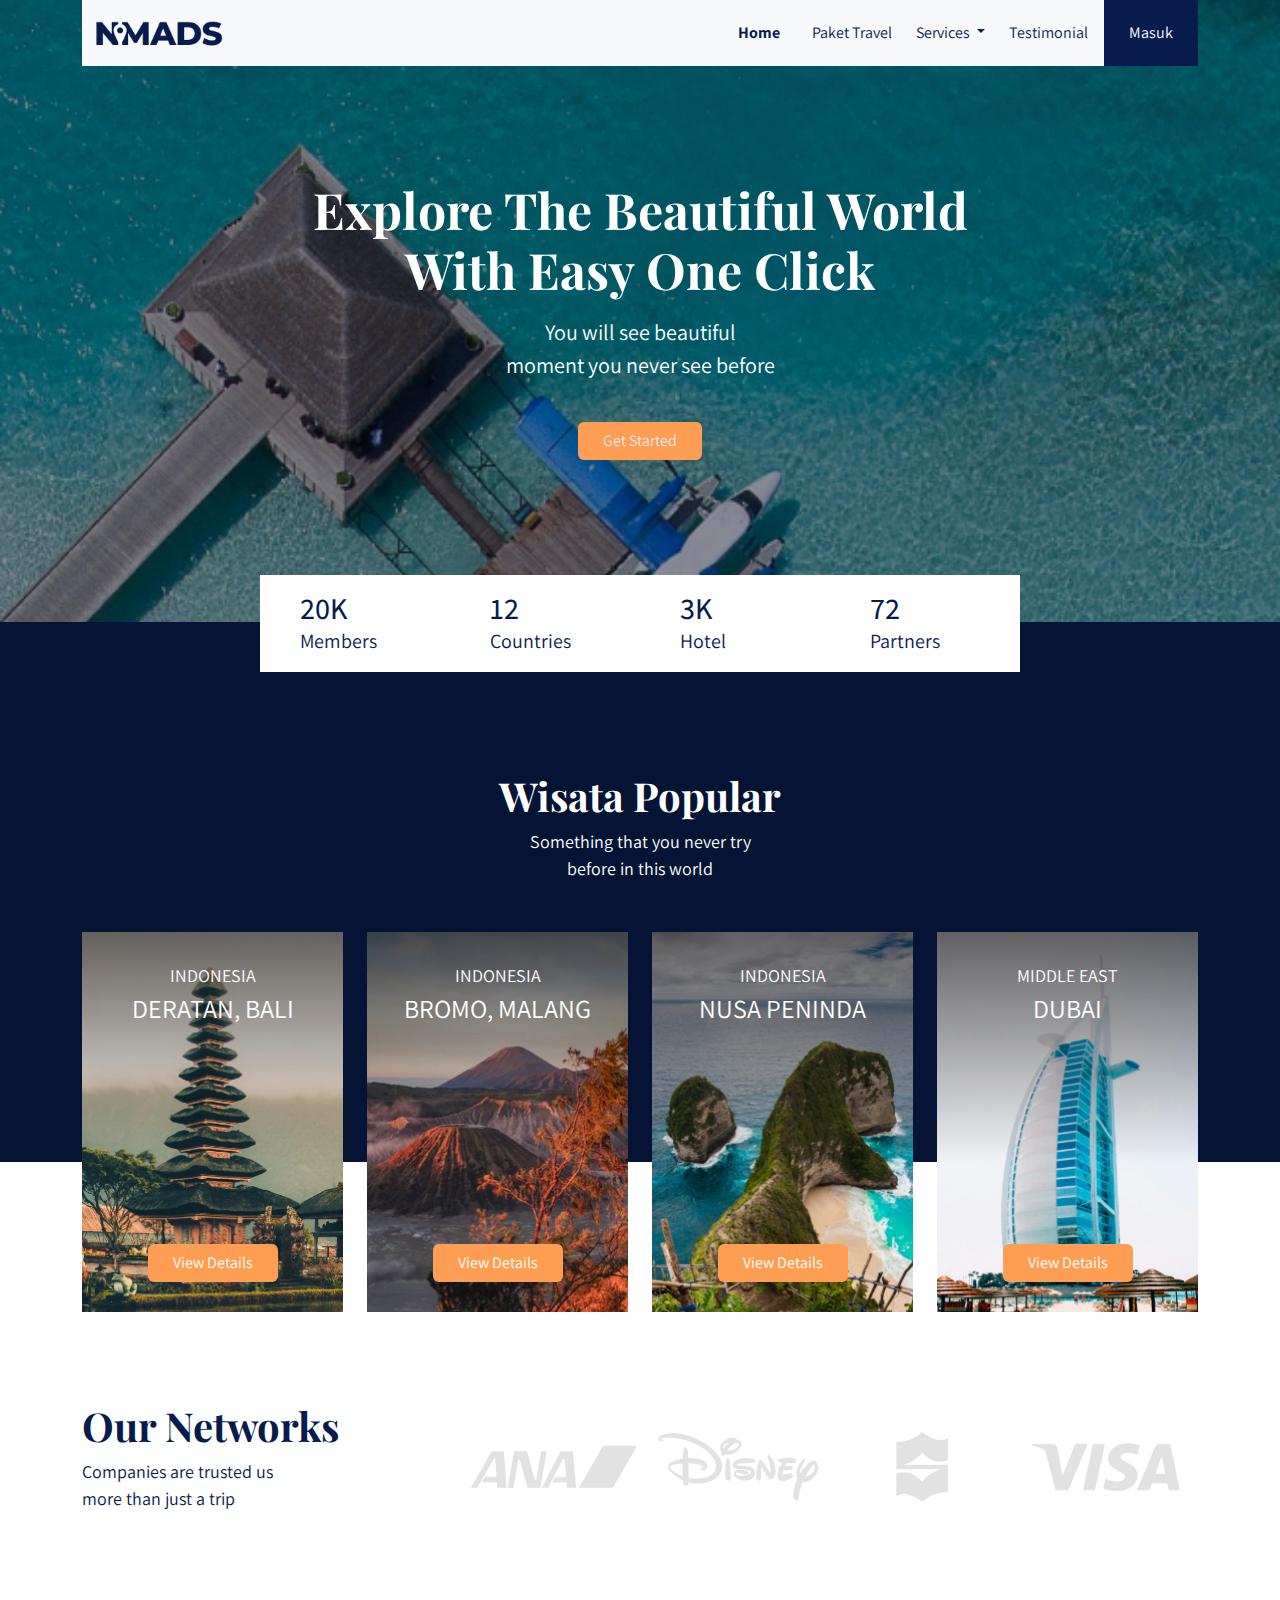
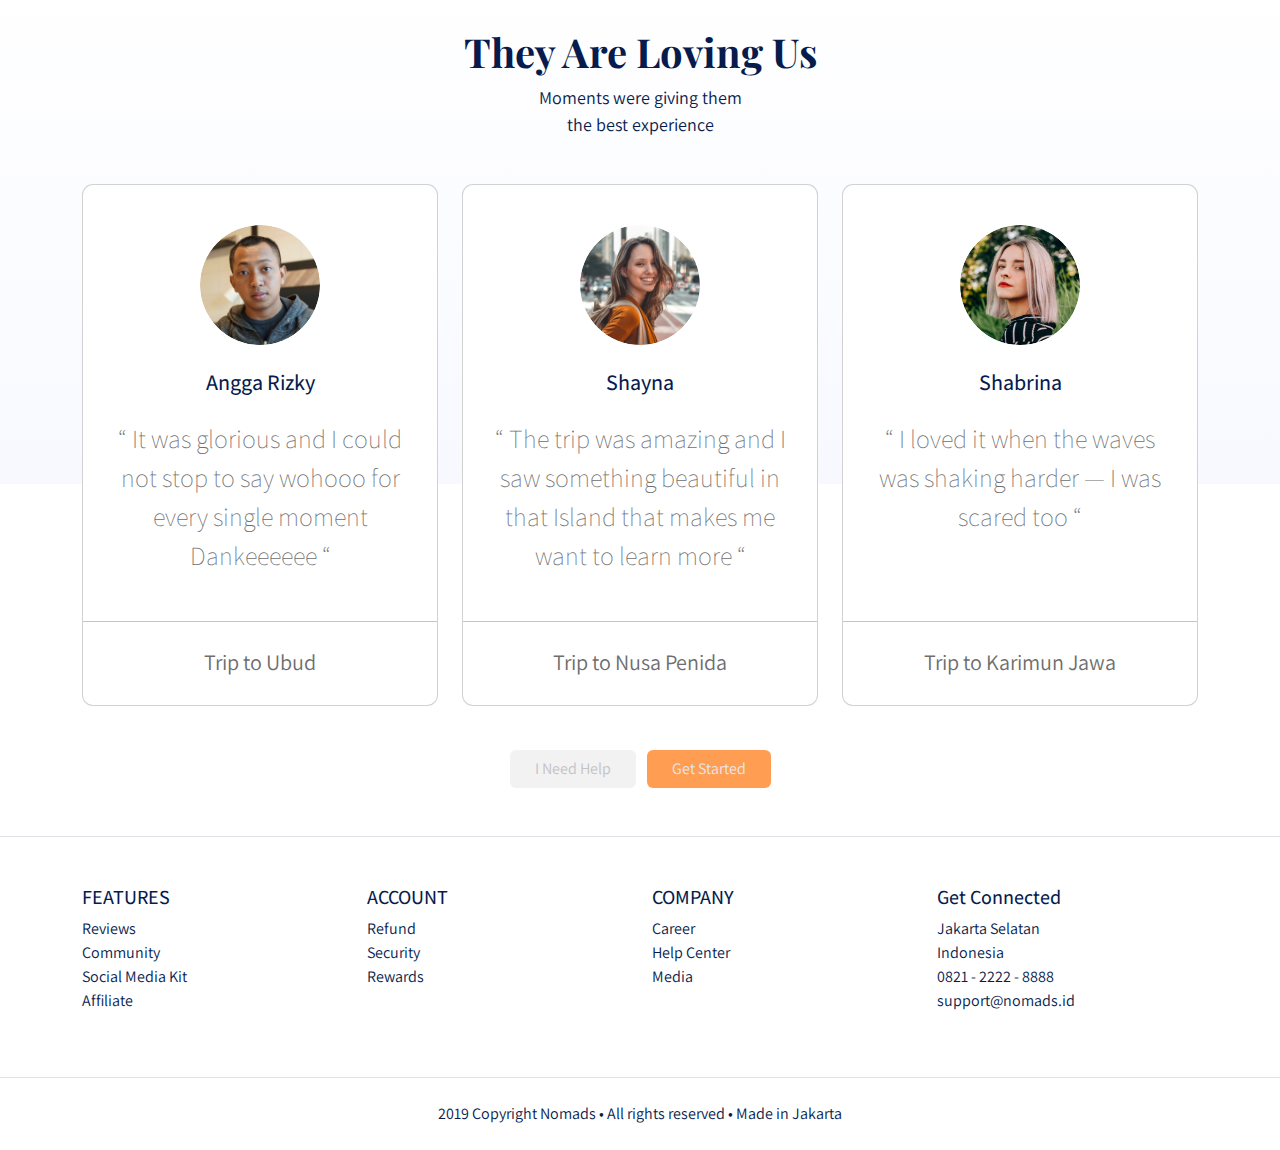
<file: nomads-template/index.html>
<!DOCTYPE html>
<html lang="en">
    
<head>
    <meta charset="UTF-8">
    <meta http-equiv="X-UA-Compatible" content="IE=edge">
    <meta name="viewport" content="width=device-width, initial-scale=1">
    <title>Document</title>
    <link rel="stylesheet" href="frontend/libraries/bootstrap/css/bootstrap.min.css">
    <link href="https://fonts.googleapis.com/css2?family=Assistant:wght@200;300;400;500;600;700;800&family=Playfair+Display:ital,wght@0,400;0,500;0,600;0,700;0,800;0,900;1,400;1,500;1,600;1,700;1,800;1,900&display=swap" rel="stylesheet">
    <link rel="stylesheet" href="frontend/styles/main.css">
    <script src="frontend/libraries/bootstrap/js/bootstrap.bundle.min.js"></script>
</head>

<body>
    <!-- navbar  -->
    <div class="container">
        <nav class="navbar navbar-expand-lg bg-light">
            <div class="container-fluid">
              <a class="navbar-brand" href="#">
                  <img src="frontend/images/logo.png" alt="">
              </a>
              <button class="navbar-toggler" type="button" data-bs-toggle="collapse" data-bs-target="#navbarSupportedContent" aria-controls="navbarSupportedContent" aria-expanded="false" aria-label="Toggle navigation">
                <span class="navbar-toggler-icon"></span>
              </button>
              <div class="collapse navbar-collapse" id="navbarSupportedContent">
                <ul class="navbar-nav me-auto mb-2 mb-lg-0 px-sm-2 px-lg-0">
                  <li class="nav-item mx-md-2">
                    <a class="nav-link mt-sm-2 mt-md-0 active" aria-current="page" href="#">Home</a>
                  </li>
                  <li class="nav-item mx-md-2">
                    <a class="nav-link" href="#">Paket Travel</a>
                  </li>
                  <li class="nav-item dropdown mx-md-2 mx-lg-0">
                    <a class="nav-link dropdown-toggle" href="#" role="button" data-bs-toggle="dropdown" aria-expanded="false">
                      Services
                    </a>
                    <ul class="dropdown-menu">
                      <li><a class="dropdown-item" href="#">Link 1</a></li>
                      <li><a class="dropdown-item" href="#">Link 2</a></li>
                      <li><a class="dropdown-item" href="#">Link 3</a></li>
                    </ul>
                  </li>
                  <li class="nav-item mx-md-2">
                    <a class="nav-link" href="#">Testimonial</a>
                  </li>

                  <li class="">
                      <!-- Mobile button -->
                    <form class="form-inline d-sm-block d-md-none">
                        <button class="btn btn-login my-2 my-sm-0">
                        Masuk
                        </button>
                    </form>
                     <!-- Desktop Button -->
                    <form class="form-inline my-2 my-lg-0 d-none d-md-block">
                        <button class="btn btn-login btn-navbar-right my-2 my-sm-0 px-4">
                        Masuk
                        </button>
                    </form>
                  </li>
                </ul>

              </div>
            </div>
          </nav>
    </div>

    <!-- header  -->
    <header class="text-center">
        <h1>
            Explore The Beautiful World 
            <br>
            With Easy One Click
        </h1>
        <p class="mt-3">
            You will see beautiful
            <br>
            moment you never see before
        </p>
        <a href="#" class="btn btn-get-started px-4 mt-4">
            Get Started
        </a>
    </header>

    <main>

        <div class="container">
            <section class="section-stats row justify-content-center" id="stats">
                <div class="col-3 col-md-2 stats-detail">
                    <h2>20K</h2>
                    <p>Members</p>
                </div>
                <div class="col-3 col-md-2 stats-detail">
                    <h2>12</h2>
                    <p>Countries</p>
                </div>
                <div class="col-3 col-md-2 stats-detail">
                    <h2>3K</h2>
                    <p>Hotel</p>
                </div>
                <div class="col-3 col-md-2 stats-detail">
                    <h2>72</h2>
                    <p>Partners</p>
                </div>
            </section>
        </div>

        <section class="section-popular" id="popular">
            <div class="container">
                <div class="row">
                    <div class="col text-center section-popular-heading">
                        <h2>Wisata Popular</h2>
                        <p>
                            Something that you never try
                            <br>
                            before in this world
                        </p>
                    </div>
                </div>
            </div>
        </section>

        <section class="section-popular-content" id="popularContent">
            <div class="container">
                <div class="section-popular-travel row justify-content-center">
                    <div class="col-sm-6 col-md-4 col-lg-3">
                        <div class="card-travel text-center d-flex flex-column" style="background-image: url('frontend/images/travel-1.jpg');">
                            <div class="travel-country">INDONESIA</div>
                            <div class="travel-location">DERATAN, BALI</div>
                            <div class="travel-button mt-auto">
                                <a href="details.html" class="btn btn-travel-details px-4">
                                    View Details
                                </a>
                            </div>
                        </div>
                    </div>
                    <div class="col-sm-6 col-md-4 col-lg-3">
                        <div class="card-travel text-center d-flex flex-column" style="background-image: url('frontend/images/travel-2.jpg');">
                            <div class="travel-country">INDONESIA</div>
                            <div class="travel-location">BROMO, MALANG</div>
                            <div class="travel-button mt-auto">
                                <a href="details.html" class="btn btn-travel-details px-4">
                                    View Details
                                </a>
                            </div>
                        </div>
                    </div>
                    <div class="col-sm-6 col-md-4 col-lg-3">
                        <div class="card-travel text-center d-flex flex-column" style="background-image: url('frontend/images/travel-3.jpg');">
                            <div class="travel-country">INDONESIA</div>
                            <div class="travel-location">NUSA PENINDA</div>
                            <div class="travel-button mt-auto">
                                <a href="details.html" class="btn btn-travel-details px-4">
                                    View Details
                                </a>
                            </div>
                        </div>
                    </div>
                    <div class="col-sm-6 col-md-4 col-lg-3">
                        <div class="card-travel text-center d-flex flex-column" style="background-image: url('frontend/images/travel-4.jpg');">
                            <div class="travel-country">MIDDLE EAST</div>
                            <div class="travel-location">DUBAI</div>
                            <div class="travel-button mt-auto">
                                <a href="details.html" class="btn btn-travel-details px-4">
                                    View Details
                                </a>
                            </div>
                        </div>
                    </div>
                </div>
            </div>
        </section>

        <section class="section-networks" id="networks">
            <div class="container">
                <div class="row">
                    <div class="col-md-4">
                        <h2>Our Networks</h2>
                        <p>
                            Companies are trusted us
                            <br>
                            more than just a trip
                        </p>
                    </div>
                    <div class="col-md-8 text-center">
                        <img src="frontend/images/partner.png" alt="Logo Partner" class="img-partner">
                    </div>
                </div>
            </div>
        </section>

        <section class="section-testimonial-heading" id="testimonialheading">
            <div class="container">
                <div class="row">
                    <div class="col text-center">
                        <h2>They Are Loving Us</h2>
                        <p>
                            Moments were giving them
                            <br>
                            the best experience
                        </p>
                    </div>
                </div>
            </div>
        </section>

        <section class="section-testimonial-content" id="testimonialcontent">
            <div class="container">
                <div class="section-popular-travel row justify-content-center">
                    <div class="col-sm-6 col-md-6 col-lg-4">
                        <div class="card card-testimonial text-center">
                            <div class="testimonial-content">
                                <img src="frontend/images/avatar-1.png" alt="user" class="mb-4 rounded-circle">
                                <h3 class="mb-4">Angga Rizky</h3>
                                <p class="testimonial">
                                    “ It was glorious and I could not stop to say wohooo for
                                    every single moment Dankeeeeee “
                                </p>
                            </div>
                            <hr>
                            <p class="trip-to mt-2">
                                Trip to Ubud
                            </p>
                        </div>
                    </div>
                    <div class="col-sm-6 col-md-6 col-lg-4">
                        <div class="card card-testimonial text-center">
                            <div class="testimonial-content">
                                <img src="frontend/images/avatar-2.png" alt="user" class="mb-4 rounded-circle">
                                <h3 class="mb-4">Shayna</h3>
                                <p class="testimonial">
                                    “ The trip was amazing and I saw something beautiful in that
                    Island that makes me want to learn more “
                                </p>
                            </div>
                            <hr>
                            <p class="trip-to mt-2">
                                Trip to Nusa Penida
                            </p>
                        </div>
                    </div>
                    <div class="col-sm-6 col-md-6 col-lg-4">
                        <div class="card card-testimonial text-center">
                            <div class="testimonial-content">
                                <img src="frontend/images/avatar-3.png" alt="user" class="mb-4 rounded-circle">
                                <h3 class="mb-4">Shabrina</h3>
                                <p class="testimonial">
                                    “ I loved it when the waves was shaking harder — I was
                                    scared too “
                                </p>
                            </div>
                            <hr>
                            <p class="trip-to mt-2">
                                Trip to Karimun Jawa
                            </p>
                        </div>
                    </div>
                </div>
                <div class="row">
                    <div class="col-12 text-center">
                        <a href="#" class="btn btn-need-help px-4 mt-4 mx-1">
                            I Need Help
                        </a>
                        <a href="#" class="btn btn-get-started px-4 mt-4 mx-1">
                            Get Started
                        </a>
                    </div>
                </div>
            </div>
        </section>

    </main>

    <footer class="section-footer mt-5 mb-4 border-top">
        <div class="container pt-5 pb-5">
            <div class="row justify-content-center">
                <div class="col-12">
                    <div class="row">
                        <div class="col-12">
                <div class="row">
                  <div class="col-12 col-lg-3">
                    <h5>FEATURES</h5>
                    <ul class="list-unstyled">
                      <li>
                        <a href="#">Reviews</a>
                      </li>
                      <li>
                        <a href="#">Community</a>
                      </li>
                      <li>
                        <a href="#">Social Media Kit</a>
                      </li>
                      <li>
                        <a href="#">Affiliate</a>
                      </li>
                    </ul>
                  </div>
                  <div class="col-12 col-lg-3">
                    <h5>ACCOUNT</h5>
                    <ul class="list-unstyled">
                      <li><a href="#">Refund</a></li>
                      <li><a href="#">Security</a></li>
                      <li><a href="#">Rewards</a></li>
                    </ul>
                  </div>
                  <div class="col-12 col-lg-3">
                    <h5>COMPANY</h5>
                    <ul class="list-unstyled">
                      <li><a href="#">Career</a></li>
                      <li><a href="#">Help Center</a></li>
                      <li><a href="#">Media</a></li>
                    </ul>
                  </div>
                  <div class="col-12 col-lg-3">
                    <h5>Get Connected</h5>
                    <ul class="list-unstyled">
                      <li>Jakarta Selatan</li>
                      <li>Indonesia</li>
                      <li>0821 - 2222 - 8888</li>
                      <li>support@nomads.id</li>
                    </ul>
                  </div>
                </div>
              </div>
                    </div>
                </div>
            </div>
        </div>
        <div class="container-fluid">
            <div class="row border-top justify-content-center pt-4">
                <div class="col-auto text-gray-500 font-weight-light">
                    2019 Copyright Nomads • All rights reserved • Made in Jakarta
                </div>
            </div>
        </div>
    </footer>

    <script src="frontend/libraries/jquery/jquery-3.6.1.min.js"></script>
    <script type="text/javascript" src="frontend/libraries/retina/retina.min.js"></script>
</body>
</html>
</file>
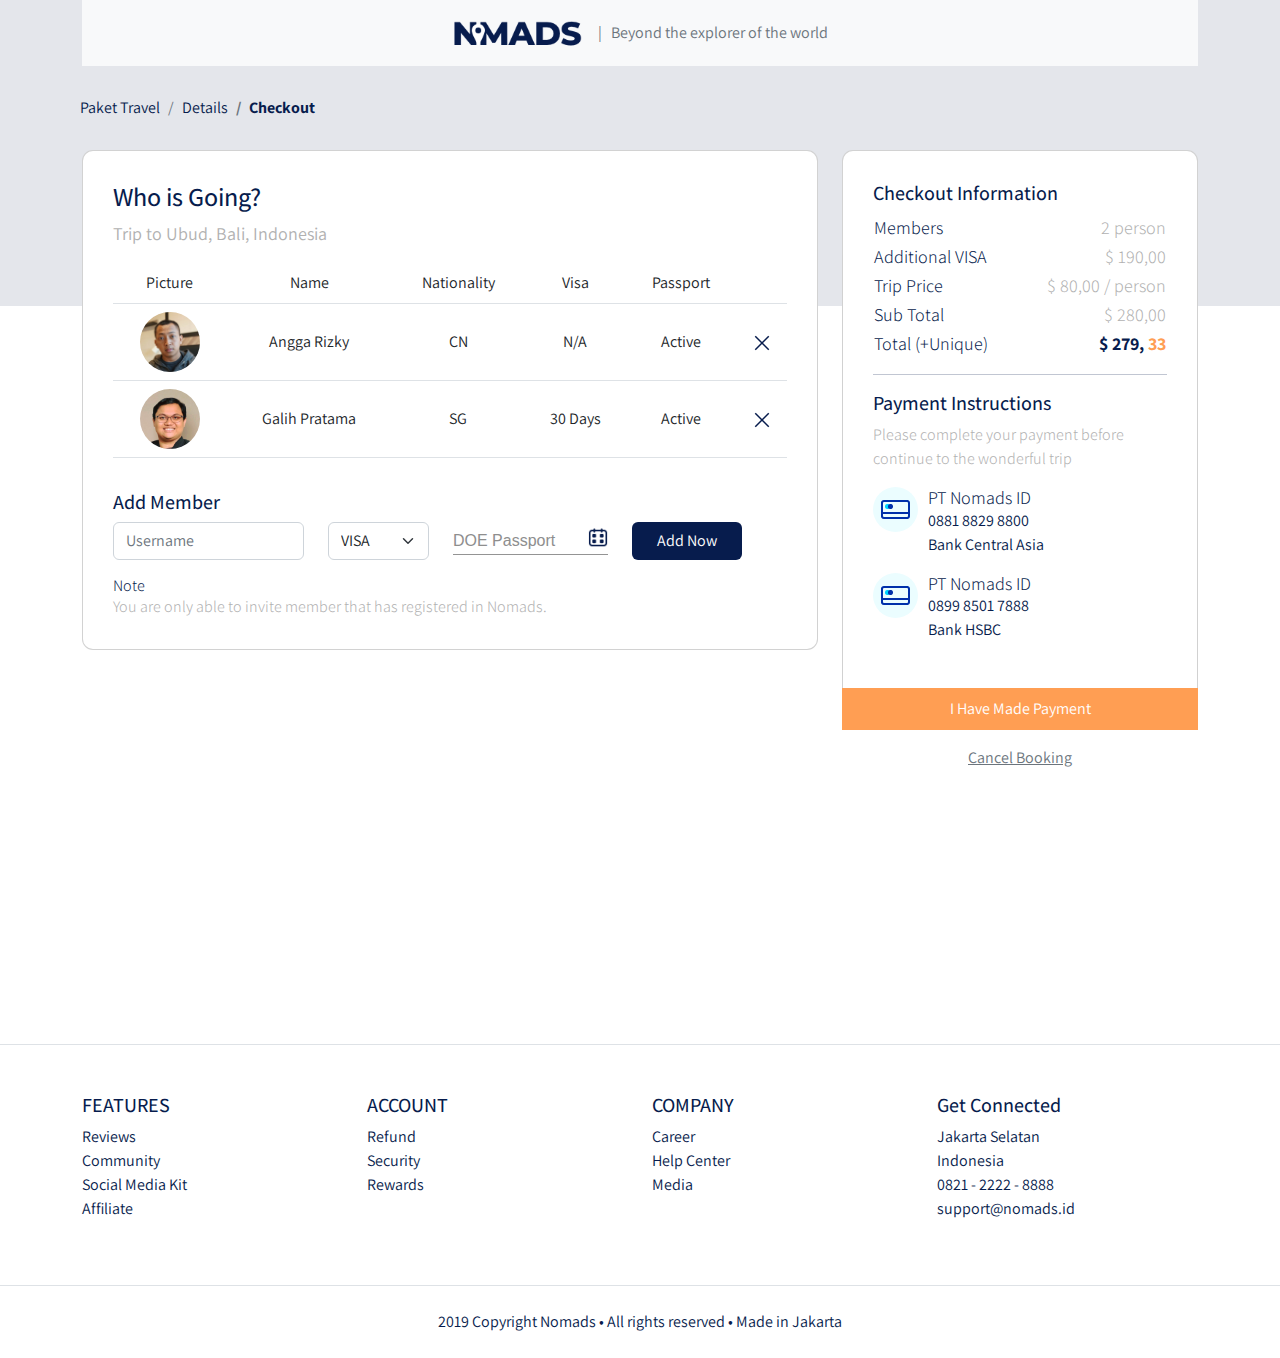
<file: nomads-template/checkout.html>
<!DOCTYPE html>
<html lang="en">

<head>
    <meta charset="UTF-8">
    <meta http-equiv="X-UA-Compatible" content="IE=edge">
    <meta name="viewport" content="width=device-width, initial-scale=1">
    <title>Document</title>
    <link rel="stylesheet" href="frontend/libraries/bootstrap/css/bootstrap.min.css">
    <link rel="stylesheet" href="frontend/libraries/xzoom/xzoom.min.css">
    <link rel="stylesheet" href="frontend/libraries/gijgo/css/gijgo.min.css">
    <link
        href="https://fonts.googleapis.com/css2?family=Assistant:wght@200;300;400;500;600;700;800&family=Playfair+Display:ital,wght@0,400;0,500;0,600;0,700;0,800;0,900;1,400;1,500;1,600;1,700;1,800;1,900&display=swap"
        rel="stylesheet">
    <link rel="stylesheet" href="frontend/styles/main.css">
    <script src="frontend/libraries/bootstrap/js/bootstrap.bundle.min.js"></script>
    
</head>

<body>
    <!-- navbar  -->
    <div class="container">
        <nav class="navbar navbar-expand-lg bg-light">
            <div class="container-fluid justify-content-center">
                <a class="navbar-brand" href="index.html">
                    <img src="frontend/images/logo.png" alt="">
                </a>
                <span class="text-muted">
                    | &nbsp; Beyond the explorer of the world
                </span>
            </div>
        </nav>
    </div>

    <main>
        <section class="section-details-header"></section>
        <section class="section-details-content">
            <div class="container">
                <div class="row">
                    <div class="col p-0">
                        <nav>
                            <ol class="breadcrumb">
                                <li class="breadcrumb-item">
                                    Paket Travel
                                </li>
                                <li class="breadcrumb-item">
                                    Details
                                </li>
                                <li class="breadcrumb-item active">
                                    Checkout
                                </li>
                            </ol>
                        </nav>
                    </div>
                </div>
                <div class="row">
                    <div class="col-lg-8 pl-lg-0">
                        <div class="card card-details">
                            <h1>Who is Going?</h1>
                            <p>
                                Trip to Ubud, Bali, Indonesia
                            </p>
                            <div class="attendee">
                                <table class="table table-responsive-sm text-center">
                                    <thead>
                                        <tr>
                                            <td>Picture</td>
                                            <td>Name</td>
                                            <td>Nationality</td>
                                            <td>Visa</td>
                                            <td>Passport</td>
                                            <td></td>
                                        </tr>
                                    </thead>
                                    <tbody>
                                        <tr>
                                            <td>
                                                <img src="frontend/images/avatar-4.png" height="60px" alt="">
                                            </td>
                                            <td class="align-middle">
                                                Angga Rizky
                                            </td>
                                            <td class="align-middle">
                                                CN
                                            </td>
                                            <td class="align-middle">
                                                N/A
                                            </td>
                                            <td class="align-middle">
                                                Active
                                            </td>
                                            <td class="align-middle">
                                                <a href="#"><img src="frontend/images/ic_remove.png" alt=""></a>
                                            </td>
                                        </tr>
                                        <tr>
                                            <td>
                                                <img src="frontend/images/avatar-5.png" height="60px" alt="">
                                            </td>
                                            <td class="align-middle">
                                                Galih Pratama
                                            </td>
                                            <td class="align-middle">
                                                SG
                                            </td>
                                            <td class="align-middle">
                                                30 Days
                                            </td>
                                            <td class="align-middle">
                                                Active
                                            </td>
                                            <td class="align-middle">
                                                <a href="#"><img src="frontend/images/ic_remove.png" alt=""></a>
                                            </td>
                                        </tr>
                                    </tbody>
                                </table>
                            </div>
                            <div class="member mt-3">
                                <h2>Add Member</h2>
                                <div class="row align-items-center">
                                    <div class="col-auto">
                                        <input type="password" id="inputPassword6" class="form-control"
                                            aria-describedby="passwordHelpInline" placeholder="Username">
                                    </div>
                                    <div class="col-auto">
                                        <select class="form-select form-select-md" aria-label=".form-select-lg example">
                                            <option selected>VISA</option>
                                            <option value="VISA">VISA</option>
                                            <option value="30 Days">30 Days</option>
                                            <option value="N/A">N/A</option>
                                          </select>
                                    </div>
                                    <div class="col input-group">
                                        <input type="text" class="datepicker" id="doePassport" placeholder="DOE Passport">
                                    </div>
                                    <div class="col input-group">
                                        <button type="submit" class="btn btn-add-now px-4">Add Now</button>
                                    </div>
                                    <h3 class="mt-3 mb-0">Note</h3>
                                    <p class="disclaimer mb-0">
                                        You are only able to invite member that has registered in Nomads.
                                    </p>
                                </div>
                            </div>
                        </div>
                    </div>
                    <div class="col-lg-4">
                        <div class="card card-details card-right">
                            <h2>Checkout Information</h2>
                            <table class="trip-informations">
                                <tr>
                                    <th width="50%">Members</th>
                                    <td width="50%" class="text-end">
                                        2 person
                                    </td>
                                </tr>
                                <tr>
                                    <th width="50%">Additional VISA</th>
                                    <td width="50%" class="text-end">
                                        $ 190,00
                                    </td>
                                </tr>
                                <tr>
                                    <th width="50%">Trip Price</th>
                                    <td width="50%" class="text-end">
                                        $ 80,00 / person
                                    </td>
                                </tr>
                                <tr>
                                    <th width="50%">Sub Total</th>
                                    <td width="50%" class="text-end">
                                        $ 280,00
                                    </td>
                                </tr>
                                <tr>
                                    <th width="50%">Total (+Unique)</th>
                                    <td width="50%" class="text-end text-total">
                                        <span class="text-blue">$ 279,</span>
                                        <span class="text-orange">33</span>
                                    </td>
                                </tr>
                            </table>
                            <hr>
                            <h2>Payment Instructions</h2>
                            <p class="payment-instructions">
                                Please complete your payment before continue to the wonderful trip
                            </p>
                            <div class="bank">
                                <div class="bank-item pb-3">
                                    <img src="frontend/images/ic_bank.png" alt="" class="bank-image">
                                    <div class="description">
                                        <h3>PT Nomads ID</h3>
                                        <p>
                                            0881 8829 8800
                                            <br>
                                            Bank Central Asia
                                        </p>
                                    </div>
                                    <div class="clearfix"></div>
                                </div>
                                <div class="bank-item pb-3">
                                    <img src="frontend/images/ic_bank.png" alt="" class="bank-image">
                                    <div class="description">
                                        <h3>PT Nomads ID</h3>
                                        <p>
                                            0899 8501 7888
                                            <br>
                                            Bank HSBC
                                        </p>
                                    </div>
                                    <div class="clearfix"></div>
                                </div>
                            </div>
                        </div>
                        <div class="join-container d-grid">
                            <a href="success.html" class="btn btn-block btn-join-now mt-3 py-2">
                                I Have Made Payment
                            </a>
                        </div>
                        <div class="text-center mt-3">
                            <a href="details.html" class="text-muted">
                                Cancel Booking
                            </a>
                        </div>
                    </div>
                </div>
            </div>
        </section>
    </main>

    <footer class="section-footer mt-5 mb-4 border-top">
        <div class="container pt-5 pb-5">
            <div class="row justify-content-center">
                <div class="col-12">
                    <div class="row">
                        <div class="col-12">
                            <div class="row">
                                <div class="col-12 col-lg-3">
                                    <h5>FEATURES</h5>
                                    <ul class="list-unstyled">
                                        <li>
                                            <a href="#">Reviews</a>
                                        </li>
                                        <li>
                                            <a href="#">Community</a>
                                        </li>
                                        <li>
                                            <a href="#">Social Media Kit</a>
                                        </li>
                                        <li>
                                            <a href="#">Affiliate</a>
                                        </li>
                                    </ul>
                                </div>
                                <div class="col-12 col-lg-3">
                                    <h5>ACCOUNT</h5>
                                    <ul class="list-unstyled">
                                        <li><a href="#">Refund</a></li>
                                        <li><a href="#">Security</a></li>
                                        <li><a href="#">Rewards</a></li>
                                    </ul>
                                </div>
                                <div class="col-12 col-lg-3">
                                    <h5>COMPANY</h5>
                                    <ul class="list-unstyled">
                                        <li><a href="#">Career</a></li>
                                        <li><a href="#">Help Center</a></li>
                                        <li><a href="#">Media</a></li>
                                    </ul>
                                </div>
                                <div class="col-12 col-lg-3">
                                    <h5>Get Connected</h5>
                                    <ul class="list-unstyled">
                                        <li>Jakarta Selatan</li>
                                        <li>Indonesia</li>
                                        <li>0821 - 2222 - 8888</li>
                                        <li>support@nomads.id</li>
                                    </ul>
                                </div>
                            </div>
                        </div>
                    </div>
                </div>
            </div>
        </div>
        <div class="container-fluid">
            <div class="row border-top justify-content-center pt-4">
                <div class="col-auto text-gray-500 font-weight-light">
                    2019 Copyright Nomads • All rights reserved • Made in Jakarta
                </div>
            </div>
        </div>
    </footer>

    <script src="frontend/libraries/jquery/jquery-3.6.1.min.js"></script>
    <script type="text/javascript" src="frontend/libraries/retina/retina.min.js"></script>
    <script type="text/javascript" src="frontend/libraries/xzoom/xzoom.min.js"></script>
    <script src="frontend/libraries/gijgo/js/gijgo.min.js"></script>
    <!-- <script src="frontend/libraries/gijgo/js/gijgo.min.js"></script> -->
    <script>
        $(document).ready(function () {
            $(".xzoom, .xzoom-gallery").xzoom({
                zoomWidth: 500,
                title: false,
                tint: '#333',
                Xoffset: 15
            });

            $(".datepicker").datepicker({
                uilibrary: 'bootstrap4',
                icons: {
                    rightIcon: '<img src="frontend/images/ic_doe.png"/>'
                }
            });
        });
    </script>
</body>

</html>
</file>
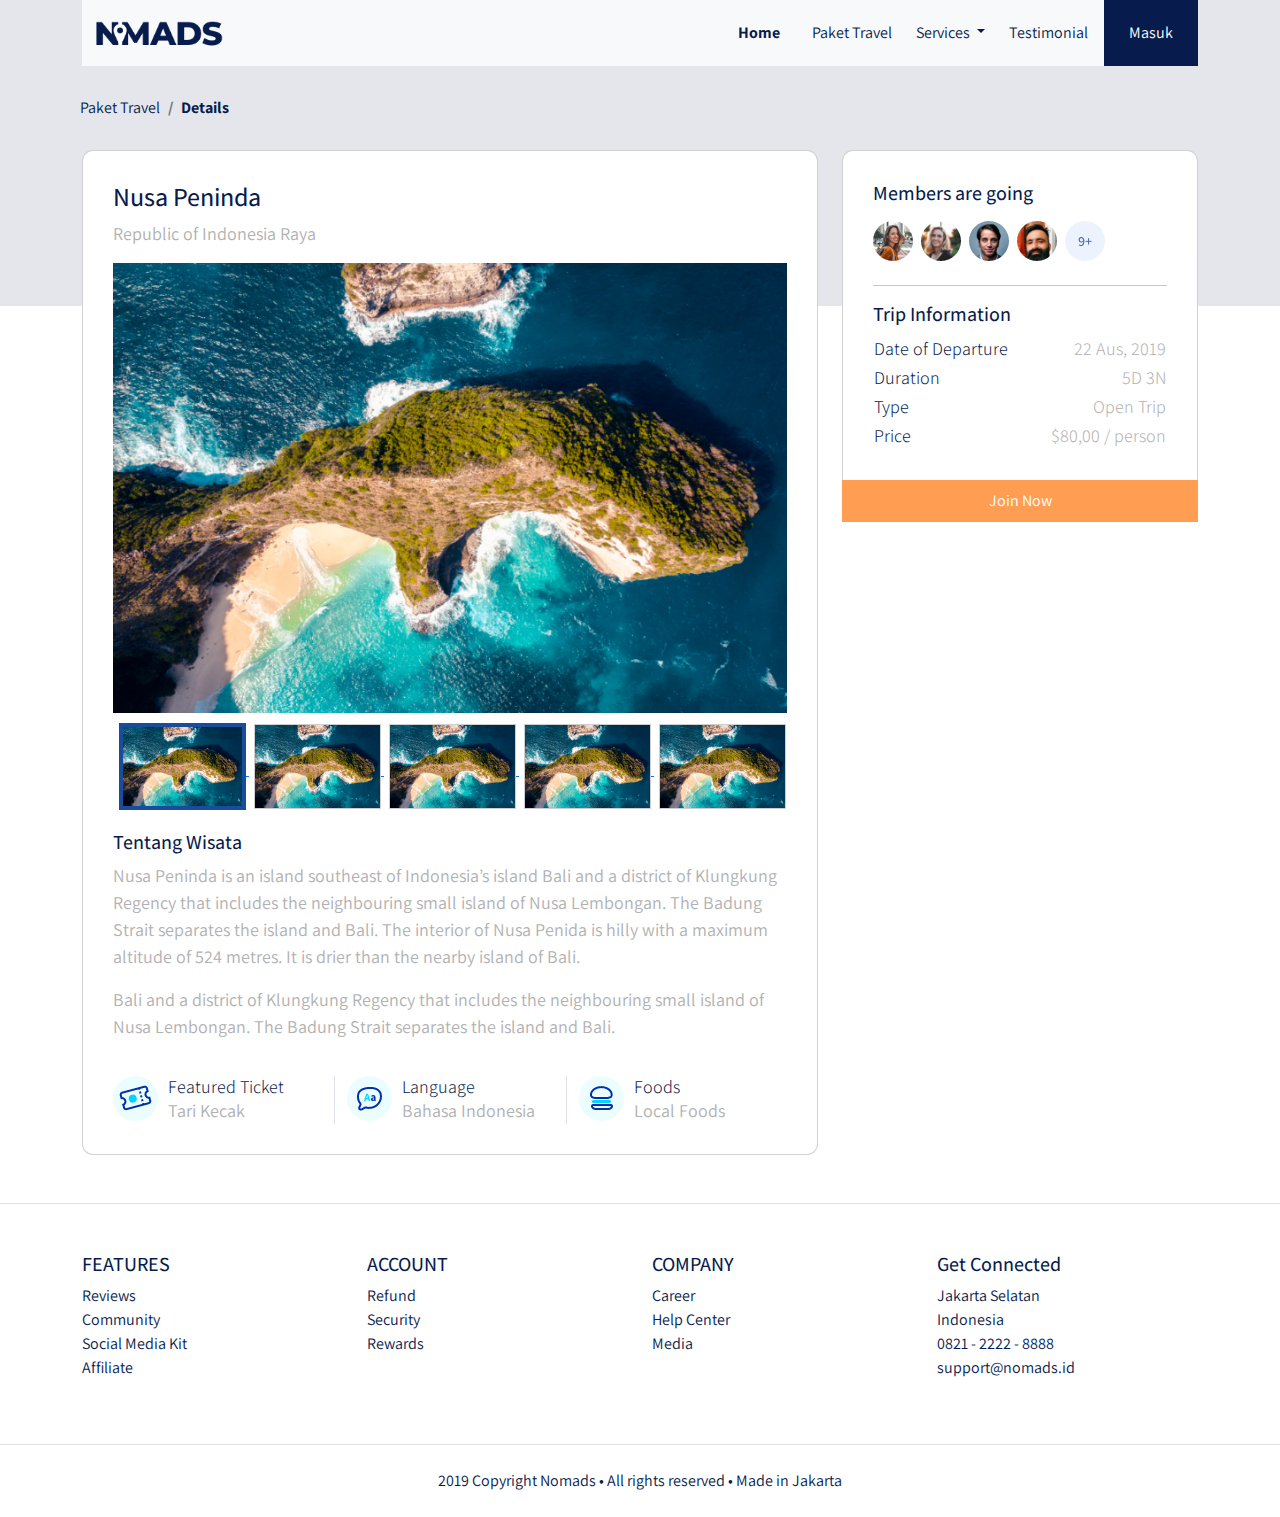
<file: nomads-template/details.html>
<!DOCTYPE html>
<html lang="en">
    
<head>
    <meta charset="UTF-8">
    <meta http-equiv="X-UA-Compatible" content="IE=edge">
    <meta name="viewport" content="width=device-width, initial-scale=1">
    <title>Document</title>
    <link rel="stylesheet" href="frontend/libraries/bootstrap/css/bootstrap.min.css">
    <link rel="stylesheet" href="frontend/libraries/xzoom/xzoom.min.css">
    <link href="https://fonts.googleapis.com/css2?family=Assistant:wght@200;300;400;500;600;700;800&family=Playfair+Display:ital,wght@0,400;0,500;0,600;0,700;0,800;0,900;1,400;1,500;1,600;1,700;1,800;1,900&display=swap" rel="stylesheet">
    <link rel="stylesheet" href="frontend/styles/main.css">
    <script src="frontend/libraries/bootstrap/js/bootstrap.bundle.min.js"></script>
</head>

<body>
    <!-- navbar  -->
    <div class="container">
        <nav class="navbar navbar-expand-lg bg-light">
            <div class="container-fluid">
              <a class="navbar-brand" href="#">
                  <img src="frontend/images/logo.png" alt="">
              </a>
              <button class="navbar-toggler" type="button" data-bs-toggle="collapse" data-bs-target="#navbarSupportedContent" aria-controls="navbarSupportedContent" aria-expanded="false" aria-label="Toggle navigation">
                <span class="navbar-toggler-icon"></span>
              </button>
              <div class="collapse navbar-collapse" id="navbarSupportedContent">
                <ul class="navbar-nav me-auto mb-2 mb-lg-0 px-sm-2 px-lg-0">
                  <li class="nav-item mx-md-2">
                    <a class="nav-link mt-sm-2 mt-md-0 active" aria-current="page" href="#">Home</a>
                  </li>
                  <li class="nav-item mx-md-2">
                    <a class="nav-link" href="#">Paket Travel</a>
                  </li>
                  <li class="nav-item dropdown mx-md-2 mx-lg-0">
                    <a class="nav-link dropdown-toggle" href="#" role="button" data-bs-toggle="dropdown" aria-expanded="false">
                      Services
                    </a>
                    <ul class="dropdown-menu">
                      <li><a class="dropdown-item" href="#">Link 1</a></li>
                      <li><a class="dropdown-item" href="#">Link 2</a></li>
                      <li><a class="dropdown-item" href="#">Link 3</a></li>
                    </ul>
                  </li>
                  <li class="nav-item mx-md-2">
                    <a class="nav-link" href="#">Testimonial</a>
                  </li>

                  <li class="">
                      <!-- Mobile button -->
                    <form class="form-inline d-sm-block d-md-none">
                        <button class="btn btn-login my-2 my-sm-0">
                        Masuk
                        </button>
                    </form>
                     <!-- Desktop Button -->
                    <form class="form-inline my-2 my-lg-0 d-none d-md-block">
                        <button class="btn btn-login btn-navbar-right my-2 my-sm-0 px-4">
                        Masuk
                        </button>
                    </form>
                  </li>
                </ul>

              </div>
            </div>
          </nav>
    </div>

    <main>
        <section class="section-details-header"></section>
        <section class="section-details-content">
            <div class="container">
                <div class="row">
                    <div class="col p-0">
                        <nav>
                            <ol class="breadcrumb">
                                <li class="breadcrumb-item">
                                    Paket Travel
                                </li>
                                <li class="breadcrumb-item active">
                                    Details
                                </li>
                            </ol>
                        </nav>
                    </div>
                </div>
                <div class="row">
                    <div class="col-lg-8 pl-lg-0">
                        <div class="card card-details">
                            <h1>Nusa Peninda</h1>
                            <p>
                                Republic of Indonesia Raya
                            </p>
                            <div class="gallery">
                                <div class="xzoom-container">
                                    <img src="frontend/images/details-1.jpg" alt="" class="xzoom" id="xzoom-default" xoriginal="frontend/images/details-1.jpg">
                                    <div class="xzoom-thumbs">
                                        <a href="frontend/images/details-1.jpg">
                                            <img src="frontend/images/details-1.jpg" class="xzoom-gallery" width="127" xpreview="frontend/images/details-1.jpg">
                                        </a>
                                        <a href="frontend/images/details-1.jpg">
                                            <img src="frontend/images/details-1.jpg" class="xzoom-gallery" width="127" xpreview="frontend/images/details-1.jpg">
                                        </a>
                                        <a href="frontend/images/details-1.jpg">
                                            <img src="frontend/images/details-1.jpg" class="xzoom-gallery" width="127" xpreview="frontend/images/details-1.jpg">
                                        </a>
                                        <a href="frontend/images/details-1.jpg">
                                            <img src="frontend/images/details-1.jpg" class="xzoom-gallery" width="127" xpreview="frontend/images/details-1.jpg">
                                        </a>
                                        <a href="frontend/images/details-1.jpg">
                                            <img src="frontend/images/details-1.jpg" class="xzoom-gallery" width="127" xpreview="frontend/images/details-1.jpg">
                                        </a>
                                </div>
                                </div>
                            </div>
                            <h2>Tentang Wisata</h2>
                            <p>
                                Nusa Peninda is an island southeast of Indonesia’s island
                                Bali and a district of Klungkung Regency that includes the
                                neighbouring small island of Nusa Lembongan. The Badung
                                Strait separates the island and Bali. The interior of Nusa
                                Penida is hilly with a maximum altitude of 524 metres. It is
                                drier than the nearby island of Bali.
                            </p>
                            <p>
                                Bali and a district of Klungkung Regency that includes the
                                neighbouring small island of Nusa Lembongan. The Badung
                                Strait separates the island and Bali. 
                            </p>
                            <div class="features row">
                                <div class="col-md-4">
                                    <img src="frontend/images/ic_event.png" 
                                    alt=""
                                    class="features-image">
                                    <div class="description">
                                        <h3>Featured Ticket</h3>
                                        <p>Tari Kecak</p>
                                    </div>
                                </div>
                                <div class="col-md-4 border-start">
                                    <img src="frontend/images/ic_bahasa.png" 
                                    alt=""
                                    class="features-image">
                                    <div class="description">
                                        <h3>Language</h3>
                                        <p>Bahasa Indonesia</p>
                                    </div>
                                </div>
                                <div class="col-md-4 border-start">
                                    <img src="frontend/images/ic_foods.png" 
                                    alt=""
                                    class="features-image">
                                    <div class="description">
                                        <h3>Foods</h3>
                                        <p>Local Foods</p>
                                    </div>
                                </div>
                            </div>
                        </div>
                    </div>
                    <div class="col-lg-4">
                        <div class="card card-details card-right">
                            <h2>Members are going</h2>
                            <div class="members my-2">
                                <img src="frontend/images/members.png" alt="" class="members-image">
                            </div>
                            <hr>
                            <h2>Trip Information</h2>
                            <table class="trip-informations">
                                <tr>
                                    <th width="50%">Date of Departure</th>
                                    <td width="50%" class="text-end">
                                        22 Aus, 2019
                                    </td>
                                </tr>
                                <tr>
                                    <th width="50%">Duration</th>
                                    <td width="50%" class="text-end">
                                        5D 3N
                                    </td>
                                </tr>
                                <tr>
                                    <th width="50%">Type</th>
                                    <td width="50%" class="text-end">
                                        Open Trip
                                    </td>
                                </tr>
                                <tr>
                                    <th width="50%">Price</th>
                                    <td width="50%" class="text-end">
                                        $80,00 / person
                                    </td>
                                </tr>
                            </table>
                        </div>
                        <div class="join-container d-grid">
                            <a href="checkout.html" class="btn btn-block btn-join-now mt-3 py-2">
                                Join Now
                            </a>
                        </div>
                    </div>
                </div>
            </div>
        </section>
    </main>

    <footer class="section-footer mt-5 mb-4 border-top">
        <div class="container pt-5 pb-5">
            <div class="row justify-content-center">
                <div class="col-12">
                    <div class="row">
                        <div class="col-12">
                <div class="row">
                  <div class="col-12 col-lg-3">
                    <h5>FEATURES</h5>
                    <ul class="list-unstyled">
                      <li>
                        <a href="#">Reviews</a>
                      </li>
                      <li>
                        <a href="#">Community</a>
                      </li>
                      <li>
                        <a href="#">Social Media Kit</a>
                      </li>
                      <li>
                        <a href="#">Affiliate</a>
                      </li>
                    </ul>
                  </div>
                  <div class="col-12 col-lg-3">
                    <h5>ACCOUNT</h5>
                    <ul class="list-unstyled">
                      <li><a href="#">Refund</a></li>
                      <li><a href="#">Security</a></li>
                      <li><a href="#">Rewards</a></li>
                    </ul>
                  </div>
                  <div class="col-12 col-lg-3">
                    <h5>COMPANY</h5>
                    <ul class="list-unstyled">
                      <li><a href="#">Career</a></li>
                      <li><a href="#">Help Center</a></li>
                      <li><a href="#">Media</a></li>
                    </ul>
                  </div>
                  <div class="col-12 col-lg-3">
                    <h5>Get Connected</h5>
                    <ul class="list-unstyled">
                      <li>Jakarta Selatan</li>
                      <li>Indonesia</li>
                      <li>0821 - 2222 - 8888</li>
                      <li>support@nomads.id</li>
                    </ul>
                  </div>
                </div>
              </div>
                    </div>
                </div>
            </div>
        </div>
        <div class="container-fluid">
            <div class="row border-top justify-content-center pt-4">
                <div class="col-auto text-gray-500 font-weight-light">
                    2019 Copyright Nomads • All rights reserved • Made in Jakarta
                </div>
            </div>
        </div>
    </footer>

    <script src="frontend/libraries/jquery/jquery-3.6.1.min.js"></script>
    <script type="text/javascript" src="frontend/libraries/retina/retina.min.js"></script>
    <script type="text/javascript" src="frontend/libraries/xzoom/xzoom.min.js"></script>
    <script>
        $(document).ready(function() {
            $(".xzoom, .xzoom-gallery").xzoom({
            zoomWidth: 500,
            title: false,
            tint: '#333',
            Xoffset: 15
            });
      });
    </script>
</body>
</html>
</file>
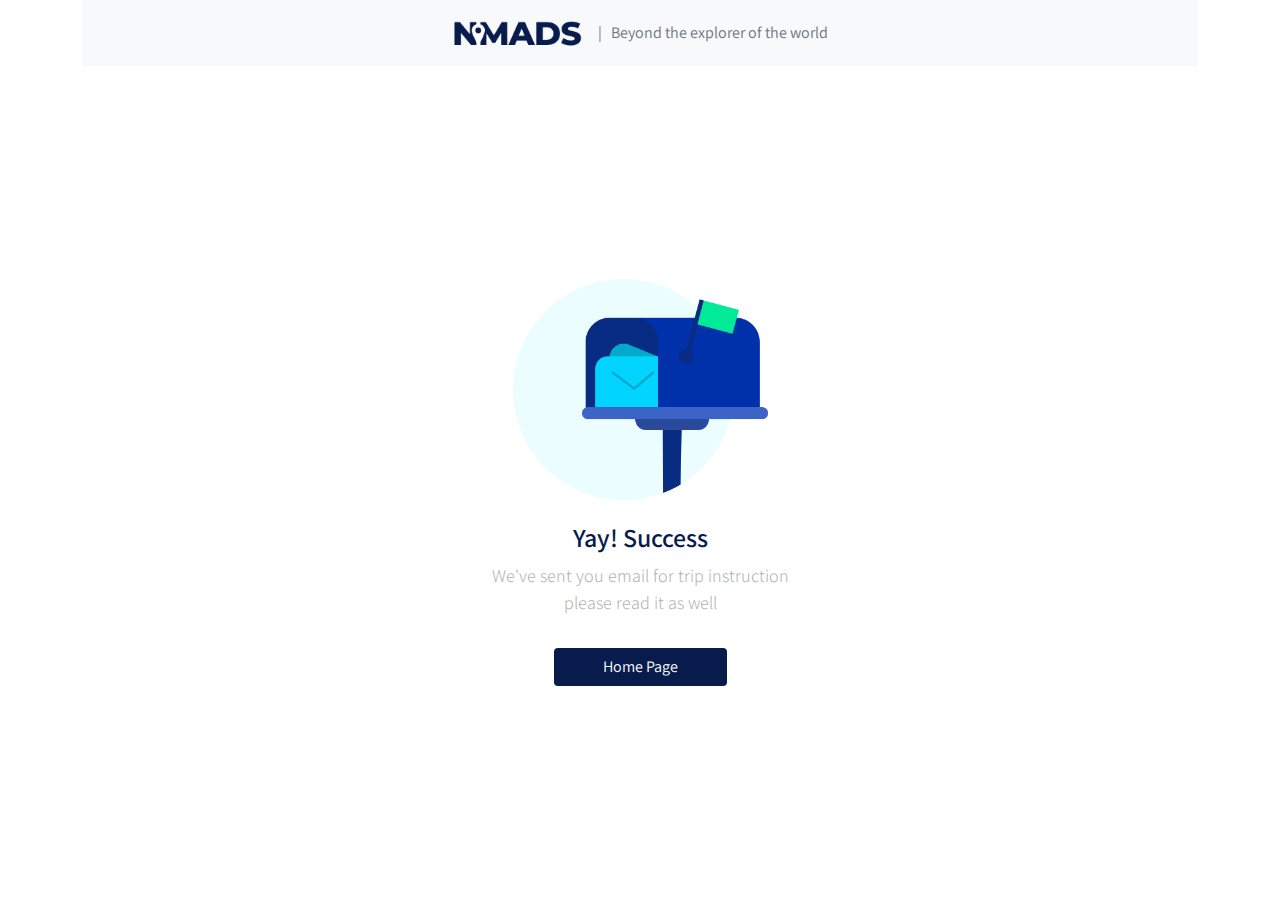
<file: nomads-template/success.html>
<!DOCTYPE html>
<html lang="en">

<head>
    <meta charset="UTF-8">
    <meta http-equiv="X-UA-Compatible" content="IE=edge">
    <meta name="viewport" content="width=device-width, initial-scale=1">
    <title>Document</title>
    <link rel="stylesheet" href="frontend/libraries/bootstrap/css/bootstrap.min.css">
    <link rel="stylesheet" href="frontend/libraries/xzoom/xzoom.min.css">
    <link rel="stylesheet" href="frontend/libraries/gijgo/css/gijgo.min.css">
    <link
        href="https://fonts.googleapis.com/css2?family=Assistant:wght@200;300;400;500;600;700;800&family=Playfair+Display:ital,wght@0,400;0,500;0,600;0,700;0,800;0,900;1,400;1,500;1,600;1,700;1,800;1,900&display=swap"
        rel="stylesheet">
    <link rel="stylesheet" href="frontend/styles/main.css">
    <script src="frontend/libraries/bootstrap/js/bootstrap.bundle.min.js"></script>
    
</head>

<body>
    <!-- navbar  -->
    <div class="container">
        <nav class="navbar navbar-expand-lg bg-light">
            <div class="container-fluid justify-content-center">
                <a class="navbar-brand" href="index.html">
                    <img src="frontend/images/logo.png" alt="">
                </a>
                <span class="text-muted">
                    | &nbsp; Beyond the explorer of the world
                </span>
            </div>
        </nav>
    </div>

    <main>
        <div class="section-success d-flex justify-content-center align-items-center">
            <div class="col text-center">
                <img src="frontend/images/ic_mail.png" alt="">
                <h1>Yay! Success</h1>
                <p>
                    We've sent you email for trip instruction 
                    <br>
                    please read it as well
                </p>
                <a href="index.html" class="btn btn-home-page mt-3 px-5">
                    Home Page
                </a>
            </div>
        </div>
    </main>

    <script src="frontend/libraries/jquery/jquery-3.6.1.min.js"></script>
    <script type="text/javascript" src="frontend/libraries/retina/retina.min.js"></script>
    <script type="text/javascript" src="frontend/libraries/xzoom/xzoom.min.js"></script>
    <script src="frontend/libraries/gijgo/js/gijgo.min.js"></script>
    <!-- <script src="frontend/libraries/gijgo/js/gijgo.min.js"></script> -->
    <script>
        $(document).ready(function () {
            $(".xzoom, .xzoom-gallery").xzoom({
                zoomWidth: 500,
                title: false,
                tint: '#333',
                Xoffset: 15
            });

            $(".datepicker").datepicker({
                uilibrary: 'bootstrap4',
                icons: {
                    rightIcon: '<img src="frontend/images/ic_doe.png"/>'
                }
            });
        });
    </script>
</body>

</html>
</file>
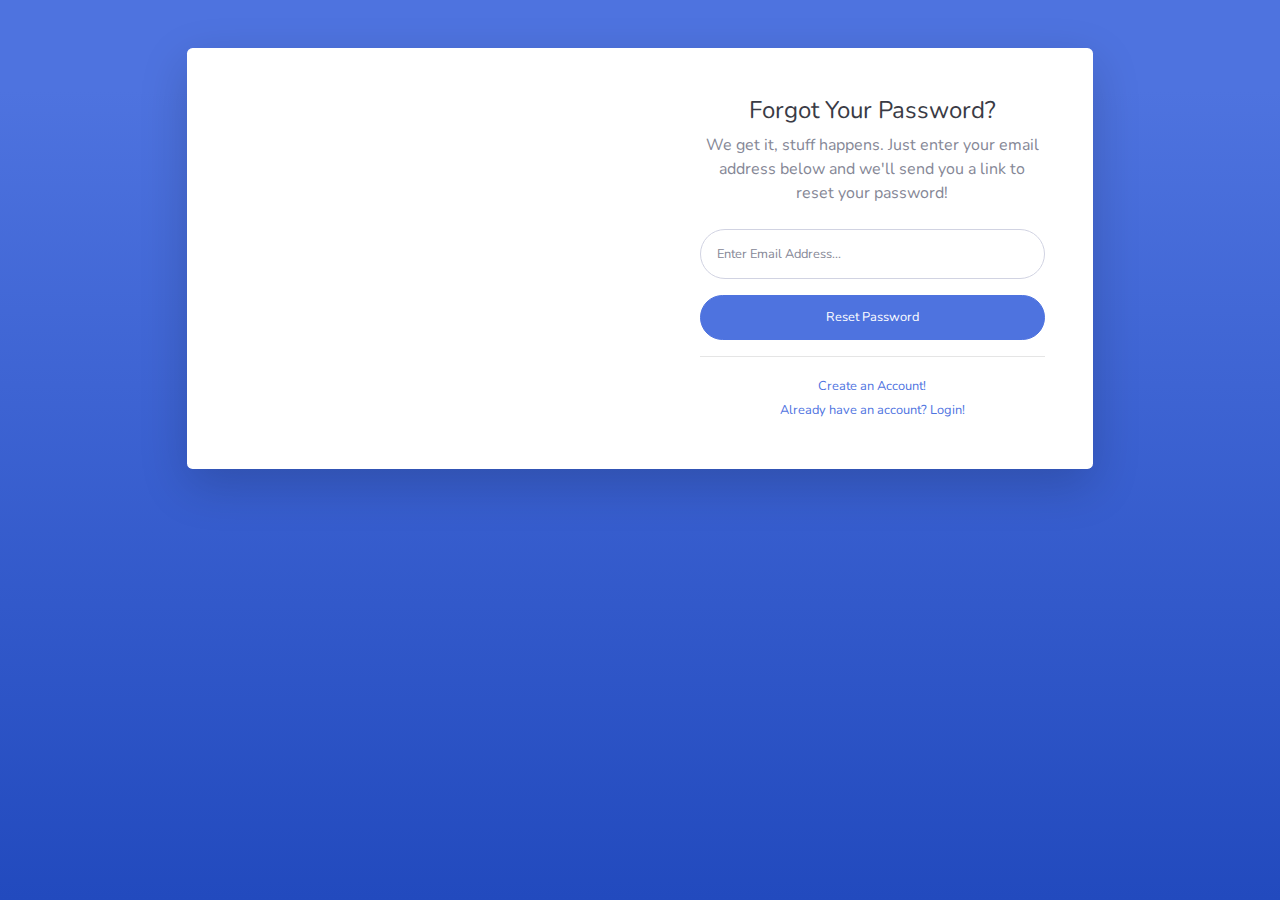
<file: nomads-template/nomads/public/backend/forgot-password.html>
<!DOCTYPE html>
<html lang="en">

<head>

    <meta charset="utf-8">
    <meta http-equiv="X-UA-Compatible" content="IE=edge">
    <meta name="viewport" content="width=device-width, initial-scale=1, shrink-to-fit=no">
    <meta name="description" content="">
    <meta name="author" content="">

    <title>SB Admin 2 - Forgot Password</title>

    <!-- Custom fonts for this template-->
    <link href="vendor/fontawesome-free/css/all.min.css" rel="stylesheet" type="text/css">
    <link
        href="https://fonts.googleapis.com/css?family=Nunito:200,200i,300,300i,400,400i,600,600i,700,700i,800,800i,900,900i"
        rel="stylesheet">

    <!-- Custom styles for this template-->
    <link href="css/sb-admin-2.min.css" rel="stylesheet">

</head>

<body class="bg-gradient-primary">

    <div class="container">

        <!-- Outer Row -->
        <div class="row justify-content-center">

            <div class="col-xl-10 col-lg-12 col-md-9">

                <div class="card o-hidden border-0 shadow-lg my-5">
                    <div class="card-body p-0">
                        <!-- Nested Row within Card Body -->
                        <div class="row">
                            <div class="col-lg-6 d-none d-lg-block bg-password-image"></div>
                            <div class="col-lg-6">
                                <div class="p-5">
                                    <div class="text-center">
                                        <h1 class="h4 text-gray-900 mb-2">Forgot Your Password?</h1>
                                        <p class="mb-4">We get it, stuff happens. Just enter your email address below
                                            and we'll send you a link to reset your password!</p>
                                    </div>
                                    <form class="user">
                                        <div class="form-group">
                                            <input type="email" class="form-control form-control-user"
                                                id="exampleInputEmail" aria-describedby="emailHelp"
                                                placeholder="Enter Email Address...">
                                        </div>
                                        <a href="login.html" class="btn btn-primary btn-user btn-block">
                                            Reset Password
                                        </a>
                                    </form>
                                    <hr>
                                    <div class="text-center">
                                        <a class="small" href="register.html">Create an Account!</a>
                                    </div>
                                    <div class="text-center">
                                        <a class="small" href="login.html">Already have an account? Login!</a>
                                    </div>
                                </div>
                            </div>
                        </div>
                    </div>
                </div>

            </div>

        </div>

    </div>

    <!-- Bootstrap core JavaScript-->
    <script src="vendor/jquery/jquery.min.js"></script>
    <script src="vendor/bootstrap/js/bootstrap.bundle.min.js"></script>

    <!-- Core plugin JavaScript-->
    <script src="vendor/jquery-easing/jquery.easing.min.js"></script>

    <!-- Custom scripts for all pages-->
    <script src="js/sb-admin-2.min.js"></script>

</body>

</html>
</file>
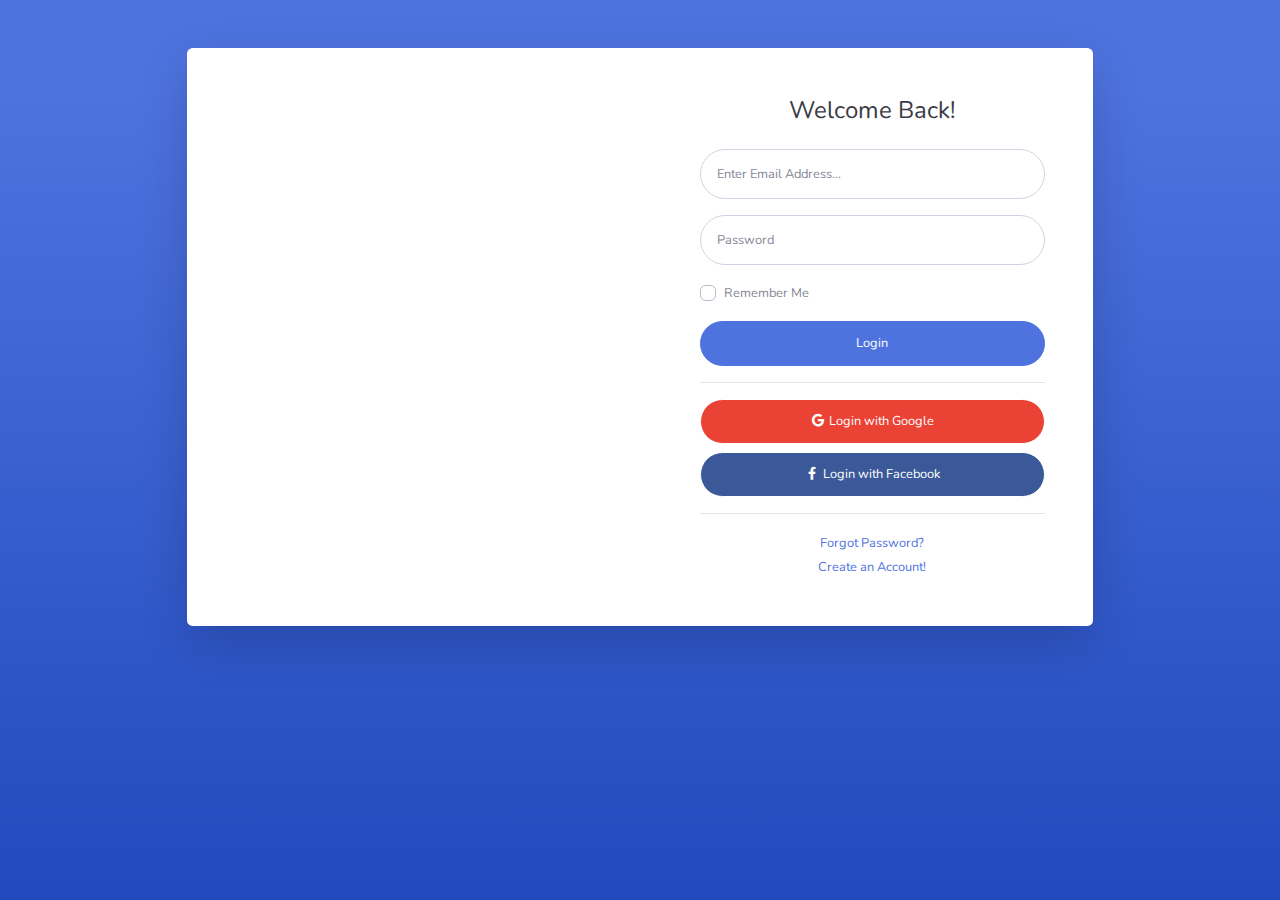
<file: nomads-template/nomads/public/backend/login.html>
<!DOCTYPE html>
<html lang="en">

<head>

    <meta charset="utf-8">
    <meta http-equiv="X-UA-Compatible" content="IE=edge">
    <meta name="viewport" content="width=device-width, initial-scale=1, shrink-to-fit=no">
    <meta name="description" content="">
    <meta name="author" content="">

    <title>SB Admin 2 - Login</title>

    <!-- Custom fonts for this template-->
    <link href="vendor/fontawesome-free/css/all.min.css" rel="stylesheet" type="text/css">
    <link
        href="https://fonts.googleapis.com/css?family=Nunito:200,200i,300,300i,400,400i,600,600i,700,700i,800,800i,900,900i"
        rel="stylesheet">

    <!-- Custom styles for this template-->
    <link href="css/sb-admin-2.min.css" rel="stylesheet">

</head>

<body class="bg-gradient-primary">

    <div class="container">

        <!-- Outer Row -->
        <div class="row justify-content-center">

            <div class="col-xl-10 col-lg-12 col-md-9">

                <div class="card o-hidden border-0 shadow-lg my-5">
                    <div class="card-body p-0">
                        <!-- Nested Row within Card Body -->
                        <div class="row">
                            <div class="col-lg-6 d-none d-lg-block bg-login-image"></div>
                            <div class="col-lg-6">
                                <div class="p-5">
                                    <div class="text-center">
                                        <h1 class="h4 text-gray-900 mb-4">Welcome Back!</h1>
                                    </div>
                                    <form class="user">
                                        <div class="form-group">
                                            <input type="email" class="form-control form-control-user"
                                                id="exampleInputEmail" aria-describedby="emailHelp"
                                                placeholder="Enter Email Address...">
                                        </div>
                                        <div class="form-group">
                                            <input type="password" class="form-control form-control-user"
                                                id="exampleInputPassword" placeholder="Password">
                                        </div>
                                        <div class="form-group">
                                            <div class="custom-control custom-checkbox small">
                                                <input type="checkbox" class="custom-control-input" id="customCheck">
                                                <label class="custom-control-label" for="customCheck">Remember
                                                    Me</label>
                                            </div>
                                        </div>
                                        <a href="index.html" class="btn btn-primary btn-user btn-block">
                                            Login
                                        </a>
                                        <hr>
                                        <a href="index.html" class="btn btn-google btn-user btn-block">
                                            <i class="fab fa-google fa-fw"></i> Login with Google
                                        </a>
                                        <a href="index.html" class="btn btn-facebook btn-user btn-block">
                                            <i class="fab fa-facebook-f fa-fw"></i> Login with Facebook
                                        </a>
                                    </form>
                                    <hr>
                                    <div class="text-center">
                                        <a class="small" href="forgot-password.html">Forgot Password?</a>
                                    </div>
                                    <div class="text-center">
                                        <a class="small" href="register.html">Create an Account!</a>
                                    </div>
                                </div>
                            </div>
                        </div>
                    </div>
                </div>

            </div>

        </div>

    </div>

    <!-- Bootstrap core JavaScript-->
    <script src="vendor/jquery/jquery.min.js"></script>
    <script src="vendor/bootstrap/js/bootstrap.bundle.min.js"></script>

    <!-- Core plugin JavaScript-->
    <script src="vendor/jquery-easing/jquery.easing.min.js"></script>

    <!-- Custom scripts for all pages-->
    <script src="js/sb-admin-2.min.js"></script>

</body>

</html>
</file>
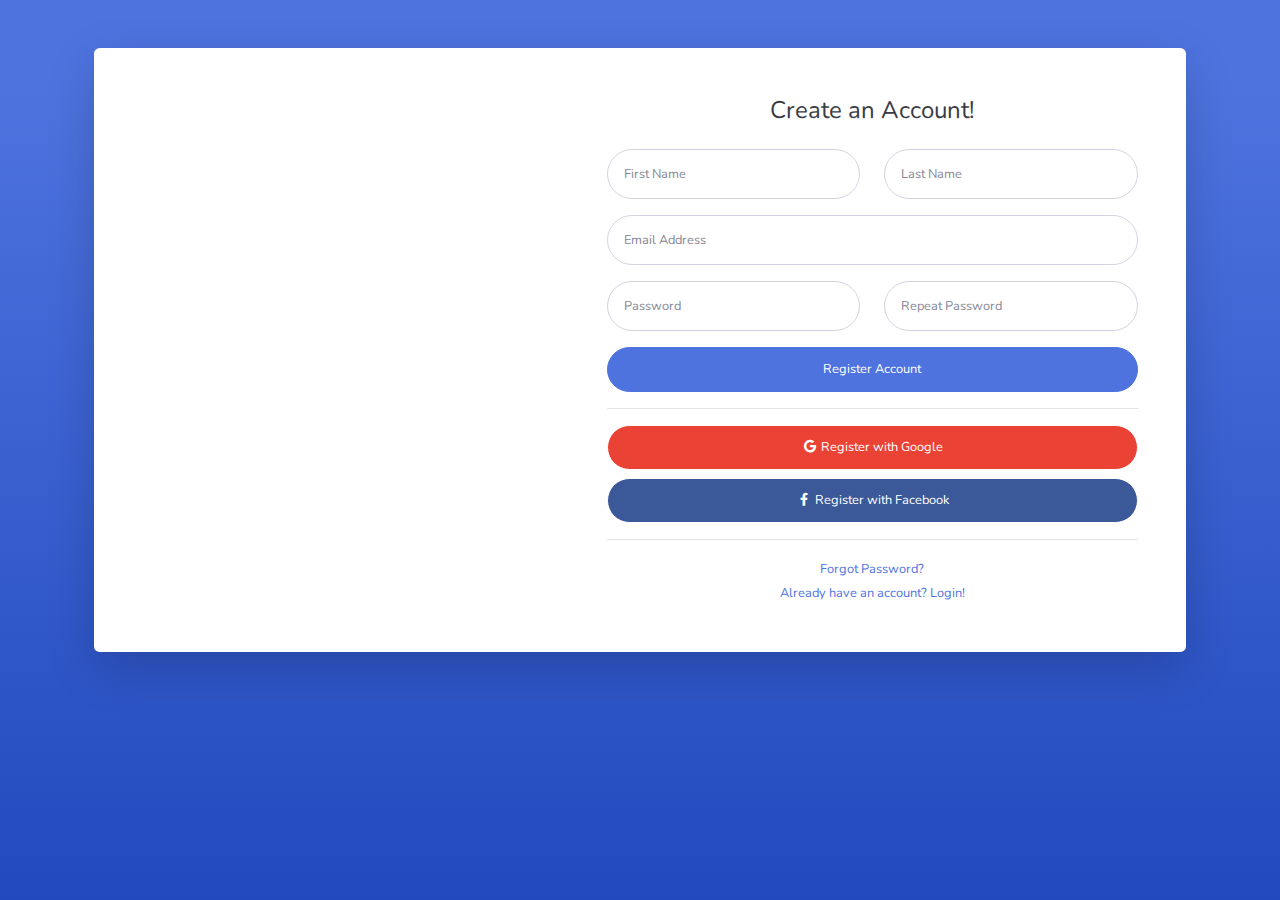
<file: nomads-template/nomads/public/backend/register.html>
<!DOCTYPE html>
<html lang="en">

<head>

    <meta charset="utf-8">
    <meta http-equiv="X-UA-Compatible" content="IE=edge">
    <meta name="viewport" content="width=device-width, initial-scale=1, shrink-to-fit=no">
    <meta name="description" content="">
    <meta name="author" content="">

    <title>SB Admin 2 - Register</title>

    <!-- Custom fonts for this template-->
    <link href="vendor/fontawesome-free/css/all.min.css" rel="stylesheet" type="text/css">
    <link
        href="https://fonts.googleapis.com/css?family=Nunito:200,200i,300,300i,400,400i,600,600i,700,700i,800,800i,900,900i"
        rel="stylesheet">

    <!-- Custom styles for this template-->
    <link href="css/sb-admin-2.min.css" rel="stylesheet">

</head>

<body class="bg-gradient-primary">

    <div class="container">

        <div class="card o-hidden border-0 shadow-lg my-5">
            <div class="card-body p-0">
                <!-- Nested Row within Card Body -->
                <div class="row">
                    <div class="col-lg-5 d-none d-lg-block bg-register-image"></div>
                    <div class="col-lg-7">
                        <div class="p-5">
                            <div class="text-center">
                                <h1 class="h4 text-gray-900 mb-4">Create an Account!</h1>
                            </div>
                            <form class="user">
                                <div class="form-group row">
                                    <div class="col-sm-6 mb-3 mb-sm-0">
                                        <input type="text" class="form-control form-control-user" id="exampleFirstName"
                                            placeholder="First Name">
                                    </div>
                                    <div class="col-sm-6">
                                        <input type="text" class="form-control form-control-user" id="exampleLastName"
                                            placeholder="Last Name">
                                    </div>
                                </div>
                                <div class="form-group">
                                    <input type="email" class="form-control form-control-user" id="exampleInputEmail"
                                        placeholder="Email Address">
                                </div>
                                <div class="form-group row">
                                    <div class="col-sm-6 mb-3 mb-sm-0">
                                        <input type="password" class="form-control form-control-user"
                                            id="exampleInputPassword" placeholder="Password">
                                    </div>
                                    <div class="col-sm-6">
                                        <input type="password" class="form-control form-control-user"
                                            id="exampleRepeatPassword" placeholder="Repeat Password">
                                    </div>
                                </div>
                                <a href="login.html" class="btn btn-primary btn-user btn-block">
                                    Register Account
                                </a>
                                <hr>
                                <a href="index.html" class="btn btn-google btn-user btn-block">
                                    <i class="fab fa-google fa-fw"></i> Register with Google
                                </a>
                                <a href="index.html" class="btn btn-facebook btn-user btn-block">
                                    <i class="fab fa-facebook-f fa-fw"></i> Register with Facebook
                                </a>
                            </form>
                            <hr>
                            <div class="text-center">
                                <a class="small" href="forgot-password.html">Forgot Password?</a>
                            </div>
                            <div class="text-center">
                                <a class="small" href="login.html">Already have an account? Login!</a>
                            </div>
                        </div>
                    </div>
                </div>
            </div>
        </div>

    </div>

    <!-- Bootstrap core JavaScript-->
    <script src="vendor/jquery/jquery.min.js"></script>
    <script src="vendor/bootstrap/js/bootstrap.bundle.min.js"></script>

    <!-- Core plugin JavaScript-->
    <script src="vendor/jquery-easing/jquery.easing.min.js"></script>

    <!-- Custom scripts for all pages-->
    <script src="js/sb-admin-2.min.js"></script>

</body>

</html>
</file>
<file: nomads-template/frontend/styles/main.css>
body {
  background-color: #ffffff;
  font-family: 'Assistant', sans-serif;
  color: #071C4D;
}

.navbar-brand img {
  max-height: 40px;
}

.btn-navbar-right {
  margin-top: -13px !important;
  margin-bottom: -12px !important;
  margin-right: -40px !important;
  height: 66px;
  border-radius: 0px;
}

.navbar-nav {
  position: absolute;
  right: 40px;
  background-color: rgba(var(--bs-light-rgb), var(--bs-bg-opacity));
}

.navbar-nav .nav-link {
  color: #071C4D;
}

.navbar-nav .nav-link.active {
  font-weight: bold;
  color: #071C4D !important;
}

.btn-login {
  background-color: #071C4D;
  color: #ffffff;
}

.btn-login:hover {
  background-color: #0b2c79;
  color: #ffffff;
}

header {
  padding: 180px 0 165px;
  margin-top: -66px;
  background-image: url("../images/header-background.jpg");
  background-size: cover;
}

header h1, header p {
  color: #ffffff;
}

header h1 {
  font-family: 'Playfair Display', serif;
  font-weight: bold;
  font-size: 50px;
}

header p {
  font-size: 22px;
}

header .btn-get-started {
  background-color: #ff9e53;
  color: #E4E6EB;
}

header .btn-get-started:hover {
  background-color: #ffbc89;
  color: #E4E6EB;
}

.section-stats {
  margin-top: -50px;
}

.section-stats .stats-detail {
  padding-top: 15px;
  background-color: #ffffff;
  padding-left: 40px;
}

.section-stats h2 {
  font-size: 30px;
  margin-bottom: 0;
}

.section-stats p {
  font-size: 20px;
}

.section-popular {
  min-height: 540px;
  background-color: #051334;
  margin-top: -50px;
  margin-bottom: -230px;
}

.section-popular .section-popular-heading {
  margin-top: 150px;
}

.section-popular .section-popular-heading h2, .section-popular .section-popular-heading p {
  color: #ffffff;
}

.section-popular .section-popular-heading h2 {
  font-family: 'Playfair Display', serif;
  font-weight: bold;
  font-size: 40px;
}

.section-popular .section-popular-heading p {
  font-size: 18px;
}

.section-popular-content .section-popular-travel .card-travel {
  min-height: 380px;
  background-color: #000;
  color: #ffffff;
  padding: 30px;
  background-size: cover;
  margin-bottom: 20px;
}

.section-popular-content .section-popular-travel .travel-country {
  font-size: 18px;
  color: #ffffff;
}

.section-popular-content .section-popular-travel .travel-location {
  font-size: 26px;
  color: #ffffff;
}

.section-popular-content .section-popular-travel .travel-button .btn-travel-details {
  background-color: #ff9e53;
  color: #ffffff;
}

.section-popular-content .section-popular-travel .travel-button .btn-travel-details:hover {
  background-color: #ffbc89;
  color: #ffffff;
}

.section-networks {
  background-color: #ffffff;
  margin-top: -170px;
  padding-top: 240px;
  padding-bottom: 50px;
}

.section-networks h2 {
  font-family: 'Playfair Display', serif;
  font-weight: bold;
  font-size: 40px;
}

.section-networks p {
  font-size: 18px;
}

.section-networks img {
  margin-top: 30px;
  max-width: 100%;
}

.section-testimonial-heading {
  background: -webkit-gradient(linear, left top, left bottom, from(#fff), to(#f7f9ff));
  background: linear-gradient(#fff 0%, #f7f9ff 100%);
  padding-top: 50px;
  min-height: 506px;
}

.section-testimonial-heading h2 {
  font-family: 'Playfair Display', serif;
  font-weight: bold;
  font-size: 40px;
}

.section-testimonial-heading p {
  font-size: 18px;
}

.section-testimonial-content {
  margin-top: -300px;
  padding-bottom: 50x;
}

.section-testimonial-content .card-testimonial {
  padding: 40px 20px 10px;
  border-radius: 11px;
  margin-bottom: 20px;
}

.section-testimonial-content .card-testimonial .testimonial-content {
  min-height: 380px;
}

.section-testimonial-content .card-testimonial h3 {
  font-size: 22px;
}

.section-testimonial-content .card-testimonial .testimonial {
  font-size: 26px;
  color: #6e6e6e;
  font-weight: 200;
  min-height: 160px;
}

.section-testimonial-content .card-testimonial .trip-to {
  font-weight: normal;
  font-size: 22px;
  color: #6e6e6e;
}

.section-testimonial-content .card-testimonial hr {
  margin-left: -20px;
  margin-right: -20px;
}

.section-testimonial-content .btn-get-started {
  background-color: #ff9e53;
  color: #E4E6EB;
}

.section-testimonial-content .btn-get-started:hover {
  background-color: #ffbc89;
  color: #E4E6EB;
}

.section-testimonial-content .btn-need-help {
  background-color: #f2f2f2;
  color: #c3c3c3;
}

.section-testimonial-content .btn-need-help:hover {
  background-color: #fafafa;
  color: #c3c3c3;
}

.section-footer a {
  color: #071C4D;
  text-decoration: none;
}

.section-details-header {
  height: 310px;
  background: #E4E6EB;
  margin-top: -70px;
}

.section-details-content {
  margin-top: -210px;
  min-height: 100vh;
}

.section-details-content .breadcrumb {
  background-color: transparent;
  padding: 0;
  margin-bottom: 30px;
  margin-left: 10px;
}

.section-details-content .breadcrumb-item.active {
  font-weight: bold;
  color: #071C4D;
}

.section-details-content .card-details {
  padding: 30px;
  border-radius: 11px;
}

.section-details-content .card-details h1 {
  font-size: 26px;
}

.section-details-content .card-details h2 {
  font-size: 20px;
}

.section-details-content .card-details p {
  font-size: 18px;
  color: #b1b1b1;
}

.section-details-content .card-details h3 {
  font-weight: 300;
  font-size: 16px;
  color: #071C4D;
}

.section-details-content .card-details .trip-informations th {
  font-weight: 300;
  font-size: 18px;
  color: #071C4D;
}

.section-details-content .card-details .trip-informations td {
  font-weight: 300;
  font-size: 18px;
  color: #b1b1b1;
}

.section-details-content .card-details .trip-informations .text-blue {
  color: #071C4D;
  font-weight: bold;
}

.section-details-content .card-details .trip-informations .text-orange {
  color: #ff9e53;
  font-weight: bold;
}

.section-details-content .card-details .payment-instructions {
  font-weight: 300;
  font-size: 16px;
  color: #b1b1b1;
}

.section-details-content .card-details .bank .bank-item h3 {
  font-size: 18px;
  color: #071C4D;
  margin-bottom: 0;
}

.section-details-content .card-details .bank .bank-item p {
  margin-bottom: 0;
}

.section-details-content .card-details .bank .bank-item .description {
  margin-left: 10px;
  overflow: hidden;
  float: left;
}

.section-details-content .card-details .bank .bank-item .description p {
  font-weight: normal;
  font-size: 16px;
  color: #071C4D;
}

.section-details-content .card-details .bank .bank-image {
  width: 45px;
  height: 45px;
  float: left;
}

.section-details-content .card-details .disclaimer {
  font-weight: 300;
  font-size: 16px;
  color: #b1b1b1;
}

.section-details-content .card-details .gj-datepicker .datepicker {
  border-right: 0;
}

.section-details-content .card-details .gj-datepicker .input-group-append .btn {
  padding-right: 30px;
}

.section-details-content .card-details .btn-add-now {
  background-color: #071C4D;
  color: #fff;
}

.section-details-content .card-details .btn-add-now:hover {
  background-color: #1B3B86;
  color: #fff;
}

.section-details-content .card-right {
  border-bottom-left-radius: 0;
  border-bottom-right-radius: 0;
  border-bottom: 0;
}

.section-details-content .features {
  margin-top: 20px;
}

.section-details-content .features h3 {
  font-size: 18px;
  color: #071c4d;
  margin-bottom: 0;
}

.section-details-content .features p {
  margin-bottom: 0;
}

.section-details-content .features .description {
  margin-left: 10px;
  overflow: hidden;
  float: left;
}

.section-details-content .features .features-image {
  width: 45px;
  height: 45px;
  float: left;
}

.section-details-content .gallery .xzoom-container {
  display: block;
}

.section-details-content .gallery .xzoom-container .xzoom {
  width: 100%;
  -webkit-box-shadow: none;
          box-shadow: none;
  margin-bottom: 10px;
}

.section-details-content .gallery .xzoom-container .xactive {
  border: 4px solid #1a4c9c;
  -webkit-box-shadow: none;
          box-shadow: none;
}

.section-details-content .join-container {
  margin-top: -16px;
}

.section-details-content .btn-join-now {
  background-color: #ff9e53;
  color: #fff;
  border-radius: 0;
}

.section-details-content .btn-join-now:hover {
  color: #fff;
}

.section-success {
  height: 90vh;
}

.section-success h1 {
  font-weight: 600;
  font-size: 26px;
  color: #071C4D;
}

.section-success p {
  font-weight: 300;
  font-size: 18px;
  color: #b1b1b1;
}

.section-success .btn-home-page {
  border-radius: 4px;
  background-color: #071C4D;
  color: #fff;
}

.section-success .btn-home-page:hover {
  background-color: #2A488E;
  color: #fff;
}
/*# sourceMappingURL=main.css.map */
</file>
<file: nomads-template/frontend/libraries/xzoom/xzoom.min.css>
.xzoom-lens img,.xzoom-preview img,.xzoom-source img{display:block;max-width:none;max-height:none;-webkit-transition:none;-moz-transition:none;-o-transition:none;transition:none}.xzoom-container{display:inline-block}.xzoom-thumbs{text-align:center;margin-bottom:10px}.xzoom{-webkit-box-shadow:0 0 5px 0 rgba(0,0,0,.5);-moz-box-shadow:0 0 5px 0 rgba(0,0,0,.5);box-shadow:0 0 5px 0 rgba(0,0,0,.5)}.xzoom2,.xzoom3,.xzoom4,.xzoom5{-webkit-box-shadow:0 0 5px 0 rgba(0,0,0,.5);-moz-box-shadow:0 0 5px 0 rgba(0,0,0,.5);box-shadow:0 0 5px 0 rgba(0,0,0,.5)}.xzoom-gallery,.xzoom-gallery2,.xzoom-gallery3,.xzoom-gallery4,.xzoom-gallery5{border:1px solid #cecece;margin-left:5px;margin-bottom:10px}.xzoom-hidden,.xzoom-source{display:block;position:static;float:none;clear:both}.xzoom-hidden{overflow:hidden}.xzoom-preview{border:1px solid #888;background:#2f4f4f;box-shadow:0 0 10px rgba(0,0,0,.5)}.xzoom-lens{border:1px solid #555;box-shadow:0 0 10px rgba(0,0,0,.5);cursor:crosshair}.xzoom-loading{background-position:center center;background-repeat:no-repeat;border-radius:100%;opacity:.7;background:url(../example/images/xloading.gif);width:48px;height:48px}.xactive{-webkit-box-shadow:0 0 3px 0 #4aa9d2;-moz-box-shadow:0 0 3px 0 #4aa9d2;box-shadow:0 0 3px 0 #4aa9d2;border:1px solid #4aaad2}.xzoom-caption{position:absolute;bottom:-43px;left:0;background:#000;width:100%;text-align:left}.xzoom-caption span{color:#fff;font-family:Arial,sans-serif;display:block;font-size:.75em;font-weight:700;padding:10px}
</file>
<file: nomads-template/frontend/libraries/gijgo/css/gijgo.min.css>
.gj-button-md,.gj-text-align-center{text-align:center}.gj-button-md,.gj-modal{overflow:hidden;outline:0}.gj-button-md,.gj-button-md-group{position:relative;vertical-align:middle}.gj-button,.gj-button-md,.gj-cursor-pointer{cursor:pointer}.gj-button{background-color:#f5f5f5;border:1px solid #ddd;color:#000;border-radius:3px;padding:6px 10px}.gj-unselectable{-webkit-touch-callout:none;-webkit-user-select:none;-khtml-user-select:none;-moz-user-select:none;-ms-user-select:none;user-select:none}.gj-row{display:-webkit-box;display:-ms-flexbox;display:flex;-ms-flex-wrap:wrap;flex-wrap:wrap}.gj-margin-left-5{margin-left:5px}.gj-margin-left-10{margin-left:10px}.gj-width-full{width:100%}.gj-font-size-16{font-size:16px}.gj-hidden{display:none}.gj-button-md{background:0 0;border:none;border-radius:2px;color:rgba(0,0,0,.87);height:36px;margin:0;min-width:64px;padding:0 16px;display:inline-block;font-family:Roboto,Helvetica,Arial,sans-serif;font-size:1rem;font-weight:500;text-transform:uppercase;letter-spacing:0;will-change:box-shadow;transition:box-shadow .2s cubic-bezier(.4,0,1,1),background-color .2s cubic-bezier(.4,0,.2,1),color .2s cubic-bezier(.4,0,.2,1);text-decoration:none;line-height:36px;-webkit-user-select:none;-moz-user-select:none;-ms-user-select:none;user-select:none}.gj-button-md:hover{background-color:rgba(158,158,158,.2)}.gj-button-md:disabled{color:rgba(0,0,0,.26);background:0 0}.gj-button-md .gj-icon,.gj-button-md .material-icons{vertical-align:middle}.gj-button-md.gj-button-md-icon{width:24px;height:31px;min-width:24px;padding:0;display:table}ul.gj-list-bootstrap li [data-role=image],ul.gj-list-md li [data-role=checkbox],ul.gj-list-md li [data-role=image]{height:24px;width:24px}.gj-button-md.gj-button-md-icon .gj-icon,.gj-button-md.gj-button-md-icon .material-icons{display:table-cell;margin-right:0;width:24px;height:24px}.gj-button-md.active{background-color:rgba(158,158,158,.4)}.gj-button-md-group{display:inline-block}.gj-textbox-md{border:none;border-bottom:1px solid rgba(0,0,0,.42);display:block;font-family:Helvetica,Arial,sans-serif;font-size:16px;line-height:16px;padding:4px 0;margin:0;width:100%;background:0 0;text-align:left;color:rgba(0,0,0,.87)}.gj-textbox-md:active,.gj-textbox-md:focus{border-bottom:2px solid rgba(0,0,0,.42);outline:0}.gj-textbox-md::placeholder{color:#8e8e8e}.gj-textbox-md:-ms-input-placeholder{color:#8e8e8e}.gj-textbox-md::-ms-input-placeholder{color:#8e8e8e}.gj-md-spacer-24{min-width:24px;width:24px;display:inline-block}.gj-md-spacer-32{min-width:32px;width:32px;display:inline-block}.gj-modal{position:fixed;top:0;right:0;bottom:0;left:0;z-index:1203;display:none;-webkit-overflow-scrolling:touch;background-color:rgba(0,0,0,.54118);transition:.2s ease opacity;will-change:opacity}ul.gj-list li [data-role=wrapper]{display:table;width:100%}ul.gj-list li [data-role=checkbox],ul.gj-list li [data-role=image]{display:table-cell;vertical-align:middle;text-align:center}ul.gj-list li [data-role=display]{display:table-cell;vertical-align:middle;cursor:pointer}ul.gj-list li [data-role=display]:empty:before{content:"\200b"}ul.gj-list-bootstrap{padding-left:0;margin-bottom:0}ul.gj-list-bootstrap li{padding:0}ul.gj-list-bootstrap li [data-role=wrapper]{padding:0 10px}ul.gj-list-bootstrap li [data-role=checkbox]{width:24px;padding:3px}ul.gj-list-bootstrap li [data-role=display]{padding:8px 0 8px 4px}.list-group-item.active ul li,.list-group-item.active:focus ul li,.list-group-item.active:hover ul li{text-shadow:none;color:initial}ul.gj-list-md{padding:0;list-style:none;line-height:24px;letter-spacing:0;color:#616161}.gj-picker-md,ul.gj-list-md li{font-family:Roboto,Helvetica,Arial,sans-serif;font-size:16px;font-weight:400;letter-spacing:.04em;line-height:1}ul.gj-list-md li{display:list-item;list-style-type:none;padding:0;min-height:unset;box-sizing:border-box;align-items:center;cursor:default;overflow:hidden;-webkit-flex-direction:row;-ms-flex-direction:row;flex-direction:row;-webkit-flex-wrap:nowrap;-ms-flex-wrap:nowrap;flex-wrap:nowrap}ul.gj-list-md li [data-role=display]{padding:8px 0 8px 5px;order:0;flex-grow:2;text-decoration:none;box-sizing:border-box;align-items:center;text-align:left;color:rgba(0,0,0,.87)}ul.gj-list-md li.disabled>[data-role=wrapper]>[data-role=display]{color:#9E9E9E}.gj-list-md-active{background:#e0e0e0;color:#3f51b5}.gj-picker{position:absolute;z-index:1203;background-color:#fff}.gj-picker .selected{color:#fff}.gj-picker-md{color:rgba(0,0,0,.87);border:1px solid #E0E0E0}.gj-modal .gj-picker-md{border:0}.gj-picker-md [role=header]{color:rgba(255,255,255,.54);display:flex;background:#2196f3;align-items:baseline;user-select:none;justify-content:center}.gj-picker-md [role=footer]{float:right;padding:10px}.gj-picker-md [role=footer] button.gj-button-md{color:#2196f3;font-weight:700;font-size:13px}.gj-picker-bootstrap{border:1px solid #E0E0E0}.gj-picker-bootstrap .selected{color:#888}.gj-picker-bootstrap [role=header]{background:#eee;color:#AAA}@font-face{font-family:gijgo-material;src:url(../fonts/gijgo-material.eot?235541);src:url(../fonts/gijgo-material.eot?235541#iefix) format('embedded-opentype'),url(../fonts/gijgo-material.ttf?235541) format('truetype'),url(../fonts/gijgo-material.woff?235541) format('woff'),url(../fonts/gijgo-material.svg?235541#gijgo-material) format('svg');font-weight:400;font-style:normal}.gj-icon{font-family:gijgo-material!important;font-size:24px;speak:none;font-style:normal;font-weight:400;font-variant:normal;text-transform:none;line-height:1;letter-spacing:0;-webkit-font-feature-settings:"liga";-moz-font-feature-settings:"liga=1";-moz-font-feature-settings:"liga";-ms-font-feature-settings:"liga" 1;font-feature-settings:"liga";-webkit-font-variant-ligatures:discretionary-ligatures;font-variant-ligatures:discretionary-ligatures;-webkit-font-smoothing:antialiased;-moz-osx-font-smoothing:grayscale}.gj-icon.undo:before{content:"\e900"}.gj-icon.vertical-align-top:before{content:"\e901"}.gj-icon.vertical-align-center:before{content:"\e902"}.gj-icon.vertical-align-bottom:before{content:"\e903"}.gj-icon.arrow-dropup:before{content:"\e904"}.gj-icon.clock:before{content:"\e905"}.gj-icon.refresh:before{content:"\e906"}.gj-icon.last-page:before{content:"\e907"}.gj-icon.first-page:before{content:"\e908"}.gj-icon.cancel:before{content:"\e909"}.gj-icon.clear:before{content:"\e90a"}.gj-icon.check-circle:before{content:"\e90b"}.gj-icon.delete:before{content:"\e90c"}.gj-icon.arrow-upward:before{content:"\e90d"}.gj-icon.arrow-forward:before{content:"\e90e"}.gj-icon.arrow-downward:before{content:"\e90f"}.gj-icon.arrow-back:before{content:"\e910"}.gj-icon.list-numbered:before{content:"\e911"}.gj-icon.list-bulleted:before{content:"\e912"}.gj-icon.indent-increase:before{content:"\e913"}.gj-icon.indent-decrease:before{content:"\e914"}.gj-icon.redo:before{content:"\e915"}.gj-icon.align-right:before{content:"\e916"}.gj-icon.align-left:before{content:"\e917"}.gj-icon.align-justify:before{content:"\e918"}.gj-icon.align-center:before{content:"\e919"}.gj-icon.strikethrough:before{content:"\e91a"}.gj-icon.italic:before{content:"\e91b"}.gj-icon.underlined:before{content:"\e91c"}.gj-icon.bold:before{content:"\e91d"}.gj-icon.arrow-dropdown:before{content:"\e91e"}.gj-icon.done:before{content:"\e91f"}.gj-icon.pencil:before{content:"\e920"}.gj-icon.minus:before{content:"\e921"}.gj-icon.plus:before{content:"\e922"}.gj-icon.chevron-up:before{content:"\e923"}.gj-icon.chevron-right:before{content:"\e924"}.gj-icon.chevron-down:before{content:"\e925"}.gj-icon.chevron-left:before{content:"\e926"}.gj-icon.event:before{content:"\e927"}.gj-draggable{cursor:move}.gj-resizable-handle{position:absolute;font-size:.1px;display:block;-ms-touch-action:none;touch-action:none;z-index:1203}.gj-dialog-bootstrap [data-role=title],.gj-dialog-bootstrap4 [data-role=title]{display:inline}.gj-dialog-bootstrap,.gj-dialog-bootstrap4,.gj-dialog-md{z-index:1202;overflow:hidden}.gj-resizable-n{cursor:n-resize;height:7px;width:100%;top:-5px;left:0}.gj-resizable-e{cursor:e-resize;width:7px;right:-5px;top:0;height:100%}.gj-resizable-s{cursor:s-resize;height:7px;width:100%;bottom:-5px;left:0}.gj-resizable-w{cursor:w-resize;width:7px;left:-5px;top:0;height:100%}.gj-resizable-se{cursor:se-resize;width:12px;height:12px;right:1px;bottom:1px}.gj-resizable-sw{cursor:sw-resize;width:9px;height:9px;left:-5px;bottom:-5px}.gj-resizable-nw{cursor:nw-resize;width:9px;height:9px;left:-5px;top:-5px}.gj-resizable-ne{cursor:ne-resize;width:9px;height:9px;right:-5px;top:-5px}.gj-dialog-footer{position:absolute;bottom:0;width:100%;margin-top:0}.gj-dialog-scrollable [data-role=body]{overflow-x:hidden;overflow-y:scroll}.gj-dialog-bootstrap [data-role=close]{line-height:1.42857143}.gj-dialog-bootstrap4 [data-role=close]{line-height:1.5}.gj-dialog-md{background-color:#FFF;border:none;box-shadow:0 11px 15px -7px rgba(0,0,0,.2),0 24px 38px 3px rgba(0,0,0,.14),0 9px 46px 8px rgba(0,0,0,.12);box-sizing:border-box;position:relative;display:-webkit-box;display:-webkit-flex;display:-ms-flexbox;display:flex;-webkit-box-orient:vertical;-webkit-box-direction:normal;-webkit-flex-direction:column;-ms-flex-direction:column;flex-direction:column;-webkit-background-clip:padding-box;background-clip:padding-box;outline:0}.gj-dialog-md-header{padding:24px 24px 0;font-family:Roboto,Helvetica,Arial,sans-serif}.gj-dialog-md-title{margin:0;font-weight:400;display:inline;line-height:28px;font-size:20px}.gj-dialog-md-close{-webkit-appearance:none;padding:0;cursor:pointer;background:0 0;border:0;float:right;line-height:28px;font-size:28px}.gj-dialog-md-body{padding:20px 24px 24px;color:rgba(0,0,0,.54);font-family:Helvetica,Arial,sans-serif;font-size:14px;font-weight:400;line-height:20px}.gj-dialog-md-footer{padding:8px 8px 8px 24px;display:-webkit-flex;display:-ms-flexbox;display:flex;-webkit-flex-direction:row-reverse;-ms-flex-direction:row-reverse;flex-direction:row-reverse;-webkit-flex-wrap:wrap;-ms-flex-wrap:wrap;flex-wrap:wrap;box-sizing:border-box}.gj-dialog-md-footer>:first-child{margin-right:0}.gj-dialog-md-footer>*{margin-right:8px;height:36px}DIV.gj-grid-wrapper{margin:auto;position:relative;clear:both;z-index:1}TABLE.gj-grid{margin:auto;border-collapse:collapse;width:100%;table-layout:fixed}TABLE.gj-grid THEAD TH [data-role=selectAll]{margin:auto}table.gj-grid-bootstrap thead th [data-role=sorticon],table.gj-grid-md thead th [data-role=sorticon]{margin-left:5px}TABLE.gj-grid THEAD TH [data-role=title],TABLE.gj-grid THEAD TH [data-role=sorticon]{display:inline-block}TABLE.gj-grid THEAD TH{overflow:hidden;text-overflow:ellipsis}TABLE.gj-grid.autogrow-header-row THEAD TH{overflow:auto;text-overflow:initial;white-space:pre-wrap;-ms-word-break:break-word;word-break:break-word}TABLE.gj-grid>tbody>tr>td{overflow:hidden;position:relative}table.gj-grid tbody div[data-role=display]{vertical-align:middle;text-indent:0;white-space:pre-wrap;-ms-word-break:break-word;word-break:break-word}table.gj-grid.fixed-body-rows tbody div[data-role=display]{overflow:hidden;text-overflow:ellipsis;white-space:nowrap;-ms-word-break:initial;word-break:initial}table.gj-grid tfoot DIV[data-role=display]{vertical-align:middle;text-indent:0;display:flex}TABLE.gj-grid .fa{padding:2px}TABLE.gj-grid>tbody>tr>td>div{padding:2px;overflow:hidden}DIV.gj-grid-wrapper DIV.gj-grid-loading-cover{background:#BBB;opacity:.5;position:absolute;vertical-align:middle}DIV.gj-grid-wrapper DIV.gj-grid-loading-text{position:absolute;font-weight:700}table.gj-grid-bootstrap thead th{background-color:#f5f5f5;vertical-align:middle}table.gj-grid-bootstrap thead th [data-role=sorticon] i.gj-icon,table.gj-grid-bootstrap thead th [data-role=sorticon] i.material-icons{position:absolute;font-size:20px;top:15px}table.gj-grid-bootstrap tbody tr td div[data-role=display]{padding:0}.gj-grid-bootstrap-4 .gj-checkbox-bootstrap{display:inline-block;padding-top:2px}.gj-grid-bootstrap-4 tbody tr.active{background-color:rgba(0,0,0,.075)}.gj-grid-md{position:relative;border:1px solid #e0e0e0;border-collapse:collapse;white-space:nowrap;font-size:13px;font-family:Roboto,Helvetica,Arial,sans-serif;background-color:#fff}.gj-grid-md td:first-of-type,.gj-grid-md th:first-of-type{padding-left:24px}.gj-grid-md td,.gj-grid-md th{padding:12px 18px;position:relative;box-sizing:border-box}.gj-grid-md th{vertical-align:bottom;font-weight:700;line-height:31px;letter-spacing:0;height:56px;font-size:12px;color:rgba(0,0,0,.54);text-align:right}.gj-grid-md td{height:48px;border-top:1px solid #e0e0e0;border-bottom:1px solid #e0e0e0;text-align:left;color:rgba(0,0,0,.87)}.gj-grid-bootstrap tbody tr.gj-grid-top-border td,.gj-grid-md tbody tr.gj-grid-top-border td{border-top:2px solid #777}.gj-grid-bootstrap tbody tr.gj-grid-bottom-border td,.gj-grid-md tbody tr.gj-grid-bottom-border td{border-bottom:2px solid #777}.gj-grid-md tbody tr{position:relative;height:48px;transition-duration:.28s;transition-timing-function:cubic-bezier(.4,0,.2,1);transition-property:background-color}.gj-grid-md tbody tr:hover{background-color:#EEE}.gj-grid-md tbody tr.gj-grid-md-select{background-color:#F5F5F5}table.gj-grid-md thead th [data-role=sorticon] i.gj-icon,table.gj-grid-md thead th [data-role=sorticon] i.material-icons{position:absolute;font-size:16px;top:19px}table.gj-grid-md thead th.gj-grid-select-all{padding-bottom:3px}@media only all{td.display-1120,td.display-320,td.display-480,td.display-640,td.display-800,td.display-960,th.display-1120,th.display-320,th.display-480,th.display-640,th.display-800,th.display-960{display:none}}@media screen and (min-width:20em){TABLE.gj-grid-bootstrap td.display-320,TABLE.gj-grid-bootstrap th.display-320{display:table-cell}}@media screen and (min-width:30em){TABLE.gj-grid-bootstrap td.display-480,TABLE.gj-grid-bootstrap th.display-480{display:table-cell}}@media screen and (min-width:40em){TABLE.gj-grid-bootstrap td.display-640,TABLE.gj-grid-bootstrap th.display-640{display:table-cell}}@media screen and (min-width:50em){TABLE.gj-grid-bootstrap td.display-800,TABLE.gj-grid-bootstrap th.display-800{display:table-cell}}@media screen and (min-width:60em){TABLE.gj-grid-bootstrap td.display-960,TABLE.gj-grid-bootstrap th.display-960{display:table-cell}}@media screen and (min-width:70em){TABLE.gj-grid-bootstrap td.display-1120,TABLE.gj-grid-bootstrap th.display-1120{display:table-cell}}.gj-grid-md tfoot tr th{padding-right:14px}.gj-grid-md tfoot tr[data-role=pager] .gj-grid-mdl-pager-label{padding-left:5px;padding-right:5px}.gj-grid-md tfoot tr[data-role=pager] .gj-dropdown-md{margin-left:12px}.gj-grid-md tfoot tr[data-role=pager] .gj-dropdown-md [role=presenter]{font-size:12px;font-weight:700;color:rgba(0,0,0,.54)}.gj-grid-md tfoot tr[data-role=pager] .gj-dropdown-md [role=presenter] [role=display]{text-align:right}.gj-grid-md tfoot tr[data-role=pager] .gj-grid-md-limit-select{margin-left:10px;font-size:12px;font-weight:700;color:rgba(0,0,0,.54)}.gj-grid-bootstrap tfoot tr[data-role=pager] th{line-height:30px;background-color:#f5f5f5}.gj-grid-bootstrap tfoot tr[data-role=pager] th>div>button,.gj-grid-bootstrap tfoot tr[data-role=pager] th>div>div{margin-right:5px}.gj-grid-bootstrap-4 tfoot tr[data-role=pager] th>div button{height:34px}.gj-grid-bootstrap-4 tfoot tr[data-role=pager] th div .gj-dropdown-bootstrap-4 .gj-dropdown-expander-mi .gj-icon{top:5px}.gj-grid-bootstrap-3 tfoot tr[data-role=pager] th>div>input{margin-right:5px;width:40px;text-align:right;display:inline-block;font-weight:700}.gj-grid-bootstrap-4 tfoot tr[data-role=pager] th>div>div.input-group{width:40px}.gj-grid-bootstrap-4 tfoot tr[data-role=pager] th>div>div.input-group input{text-align:right;font-weight:700;height:34px;padding-top:2px;padding-bottom:6px}.gj-grid-bootstrap tfoot tr[data-role=pager] th>div>select{display:inline-block;margin-right:5px;width:60px}.gj-grid-bootstrap tfoot tr[data-role=pager] th .gj-dropdown-bootstrap .gj-list-bootstrap [data-role=display]{line-height:14px}.gj-grid-bootstrap tfoot tr[data-role=pager] th .gj-dropdown-bootstrap [role=presenter] [role=display]{font-weight:700}.gj-grid-bootstrap tfoot tr[data-role=pager] th .gj-dropdown-bootstrap-3 [role=presenter]{padding:2px 8px}.gj-grid-bootstrap tfoot tr[data-role=pager] th .gj-dropdown-bootstrap-4 [role=presenter]{padding:1px 8px}.gj-grid thead tr th div.gj-grid-column-resizer-wrapper{position:relative;width:100%;height:0;top:0;left:0;padding:0}span.gj-grid-column-resizer{position:absolute;right:0;width:10px;top:-100px;height:300px;z-index:1203;cursor:e-resize}.gj-grid-resize-cursor{cursor:e-resize}.gj-grid-md tbody tr td.gj-grid-left-border,.gj-grid-md thead tr th.gj-grid-left-border{border-left:3px solid #777}.gj-grid-md tbody tr td.gj-grid-right-border,.gj-grid-md thead tr th.gj-grid-right-border{border-right:3px solid #777}.gj-grid-bootstrap tbody tr td.gj-grid-left-border,.gj-grid-bootstrap thead tr th.gj-grid-left-border{border-left:5px solid #ddd}.gj-grid-bootstrap tbody tr td.gj-grid-right-border,.gj-grid-bootstrap thead tr th.gj-grid-right-border{border-right:5px solid #ddd}.gj-dirty{position:absolute;top:0;left:0;border-style:solid;border-width:3px;border-color:red transparent transparent red;padding:0;overflow:hidden;vertical-align:top}.gj-grid-md tbody tr td.gj-grid-management-column{padding:3px}.gj-grid-md tbody tr td[data-mode=edit]{padding:0 18px}.gj-grid-bootstrap tbody tr td[data-mode=edit],.gj-grid-bootstrap tbody tr td[data-mode=edit] [data-role=edit],.gj-grid-md tbody .gj-dropdown-md [role=presenter] [role=display]{padding:0}.gj-grid-bootstrap-3 tbody tr td.gj-grid-management-column{padding:3px}.gj-grid-bootstrap-3 tbody tr td[data-mode=edit]{height:38px}.gj-grid-bootstrap-3 tbody tr td[data-mode=edit] [data-role=edit] input[type=text]{height:37px;padding:8px}.gj-grid-bootstrap-3 tbody tr td[data-mode=edit] .gj-dropdown-bootstrap [role=presenter]{border:0;border-radius:0;height:37px;padding-left:8px}.gj-grid-bootstrap-3 tbody tr td[data-mode=edit] .gj-datepicker-bootstrap{height:37px}.gj-grid-bootstrap-3 tbody tr td[data-mode=edit] .gj-datepicker-bootstrap [role=input]{height:37px;border:0;border-radius:0}.gj-grid-bootstrap-3 tbody tr td[data-mode=edit] .gj-datepicker-bootstrap [role=right-icon]{border:0;border-radius:0}.gj-grid-bootstrap-3 tbody tr td[data-mode=edit] .gj-checkbox-bootstrap{display:inline-block;padding-top:10px;height:32px}.gj-grid-bootstrap-4 tbody tr td.gj-grid-management-column{padding:6px}.gj-grid-bootstrap-4 tbody tr td[data-mode=edit] [data-role=edit] input[type=text]{height:48px;padding-left:12px}.gj-grid-bootstrap-4 tbody tr td[data-mode=edit] .gj-dropdown-bootstrap [role=presenter]{border:0;border-radius:0;height:48px;padding-left:12px;font-family:-apple-system,system-ui,BlinkMacSystemFont,"Segoe UI",Roboto,"Helvetica Neue",Arial,sans-serif}.gj-grid-bootstrap-4 tbody tr td[data-mode=edit] .gj-dropdown-bootstrap-4 [role=expander].gj-dropdown-expander-mi .gj-icon,.gj-grid-bootstrap-4 tbody tr td[data-mode=edit] .gj-dropdown-bootstrap-4 [role=expander].gj-dropdown-expander-mi .material-icons{top:13px}.gj-grid-bootstrap-4 tbody tr td[data-mode=edit] .gj-datepicker-bootstrap{height:48px}.gj-grid-bootstrap-4 tbody tr td[data-mode=edit] .gj-datepicker-bootstrap [role=input]{height:48px;border:0;border-radius:0}.gj-grid-bootstrap-4 tbody tr td[data-mode=edit] .gj-datepicker-bootstrap [role=right-icon]{background-color:#fff}.gj-grid-bootstrap-4 tbody tr td[data-mode=edit] .gj-datepicker-bootstrap [role=right-icon] button{border:0;border-radius:0;width:43px;position:relative}.gj-grid-bootstrap-4 tbody tr td[data-mode=edit] .gj-datepicker-bootstrap [role=right-icon] .gj-icon,.gj-grid-bootstrap-4 tbody tr td[data-mode=edit] .gj-datepicker-bootstrap [role=right-icon] .material-icons{top:13px;left:10px;font-size:24px}.gj-grid-bootstrap-4 tbody tr td[data-mode=edit] .gj-checkbox-bootstrap{display:inline-block;padding-top:15px;height:42px}.gj-grid-md thead tr[data-role=filter] th{border-top:1px solid #e0e0e0}div.gj-grid-wrapper div.gj-grid-bootstrap-toolbar{background-color:#f5f5f5;padding:8px;font-weight:700;border:1px solid #ddd}div.gj-grid-wrapper div.gj-grid-bootstrap-4-toolbar{background-color:#f5f5f5;padding:12px;font-weight:700;border:1px solid #ddd}div.gj-grid-wrapper div.gj-grid-md-toolbar{font-weight:700;font-size:24px;font-family:Helvetica,Arial,sans-serif;background-color:#fff;border-top:1px solid #e0e0e0;border-left:1px solid #e0e0e0;border-right:1px solid #e0e0e0;border-bottom:0;border-collapse:collapse;padding:0 18px;line-height:56px}.gj-checkbox-bootstrap,.gj-checkbox-md{min-width:0;font-weight:400;text-align:center;position:relative}table.gj-grid-scrollable tbody{overflow-y:auto;overflow-x:hidden;display:block}table.gj-grid-md.gj-grid-scrollable{border-bottom:0}table.gj-grid-md.gj-grid-scrollable tbody{border-right:1px solid #e0e0e0;border-bottom:1px solid #e0e0e0}table.gj-grid-md.gj-grid-scrollable tfoot{border-bottom:1px solid #e0e0e0}table.gj-grid-bootstrap.gj-grid-scrollable{border-bottom:0}table.gj-grid-bootstrap.gj-grid-scrollable tbody{border-right:1px solid #ddd;border-bottom:1px solid #ddd}table.gj-grid-bootstrap.gj-grid-scrollable tbody tr[data-role=row]:first-child td{border-top:0}table.gj-grid-bootstrap.gj-grid-scrollable tbody tr[data-role=row] td:first-child{border-left:0}table.gj-grid-bootstrap.gj-grid-scrollable tbody tr[data-role=row] td:last-child{border-right:0}table.gj-grid-bootstrap.gj-grid-scrollable tfoot{border-bottom:1px solid #ddd}ul.gj-list li [data-role=spacer]{display:table-cell}ul.gj-list li [data-role=expander]{display:table-cell;vertical-align:middle;text-align:center;cursor:pointer}[data-type=tree] ul li [data-role=expander].gj-tree-font-awesome-expander,[data-type=tree] ul li [data-role=expander].gj-tree-glyphicons-expander,[data-type=tree] ul li [data-role=expander].gj-tree-material-icons-expander{width:24px}[data-type=tree] ul li [data-role=expander].gj-tree-glyphicons-expander .glyphicon{top:4px;height:24px}.gj-tree-bootstrap-3 ul.gj-list-bootstrap li{border:0;border-radius:0;color:#333}.gj-tree-bootstrap-3 ul.gj-list-bootstrap li.active{color:#fff}.gj-tree-bootstrap-3 ul.gj-list-bootstrap li.disabled{color:#777;background-color:#eee}.gj-tree-bootstrap-4 ul.gj-list-bootstrap li{border:0;border-radius:0;color:#212529}.gj-tree-bootstrap-4 ul.gj-list-bootstrap li.active{color:#fff}.gj-tree-bootstrap-4 ul.gj-list-bootstrap li.disabled{color:#868e96}.gj-tree-bootstrap-4 ul.gj-list-bootstrap li ul.gj-list-bootstrap{width:100%}.gj-tree-bootstrap-border ul.gj-list-bootstrap li{border:1px solid #ddd}.gj-tree-bootstrap-border ul.gj-list-bootstrap li ul.gj-list-bootstrap li{border-left:0;border-right:0}.gj-tree-bootstrap-border ul.gj-list-bootstrap li:first-child{border-top-left-radius:4px;border-top-right-radius:4px}.gj-tree-bootstrap-border ul.gj-list-bootstrap li:last-child{border-bottom-left-radius:4px;border-bottom-right-radius:4px}.gj-tree-bootstrap-border ul.gj-list-bootstrap li ul.gj-list-bootstrap li:first-child{border-top-left-radius:0;border-top-right-radius:0}.gj-tree-bootstrap-border ul.gj-list-bootstrap li ul.gj-list-bootstrap li:last-child{border-bottom:0;border-bottom-left-radius:0;border-bottom-right-radius:0}ul.gj-list-bootstrap li [data-role=expander].gj-tree-material-icons-expander{padding-top:8px;padding-bottom:4px}.gj-tree-drag-el,.gj-tree-drag-el li{padding:0;margin:0}ul.gj-list-bootstrap li [data-role=expander].gj-tree-material-icons-expander .gj-icon{width:24px;height:24px}ul.gj-list-md li.disabled>[data-role=wrapper]>[data-role=expander]{color:#9E9E9E}.gj-tree-md-border ul.gj-list-md li{border:1px solid #616161;margin-bottom:-1px}.gj-tree-md-border ul.gj-list-md li ul.gj-list-md li{border-left:0;border-right:0}.gj-tree-md-border ul.gj-list-md li ul.gj-list-md li:last-child{border-bottom:0}.gj-tree-drop-above{border-top:1px solid #000}.gj-tree-bootstrap-3 ul.gj-list-bootstrap li [data-role=wrapper].drop-above,.gj-tree-bootstrap-4 ul.gj-list-bootstrap li [data-role=wrapper].drop-above{border-top:2px solid #000}.gj-tree-drop-below{border-bottom:1px solid #000}.gj-tree-bootstrap-3 ul.gj-list-bootstrap li [data-role=wrapper].drop-below,.gj-tree-bootstrap-4 ul.gj-list-bootstrap li [data-role=wrapper].drop-below{border-bottom:2px solid #000}.gj-tree-drag-el{z-index:1203}.gj-tree-drag-el [data-role=wrapper]{cursor:move;display:table}.gj-tree-drag-el [data-role=indicator]{width:14px;padding:0 3px;display:table-cell;vertical-align:middle;text-align:center}.gj-tree-bootstrap-drag-el li.list-group-item{border:0;background:unset}.gj-tree-bootstrap-drag-el [data-role=indicator],.gj-tree-md-drag-el [data-role=indicator]{width:24px;height:24px;padding:0}.gj-checkbox-bootstrap{font-size:0;margin:0;width:18px;height:18px;display:inline}.gj-checkbox-bootstrap input[type=checkbox]{display:none;margin-bottom:-12px}.gj-checkbox-bootstrap span{background:#fff;display:block;content:" ";width:18px;height:18px;line-height:11px;font-size:11px;padding:2px;color:#555;border:1px solid #CCC;border-radius:3px;transition:box-shadow .2s linear,border-color .2s linear;cursor:pointer;margin:auto}.gj-checkbox-bootstrap input[type=checkbox]:focus+span:before{outline:0;box-shadow:0 0 0 0 #66afe9,0 0 6px rgba(102,175,233,.6);border-color:#66afe9}.gj-datepicker-bootstrap :active,.gj-datepicker-bootstrap :focus,.gj-timepicker-bootstrap :active,.gj-timepicker-bootstrap :focus{box-shadow:none}.gj-checkbox-bootstrap input[type=checkbox][disabled]+span{opacity:.6;cursor:not-allowed}.gj-checkbox-bootstrap.gj-checkbox-bootstrap-4 span{line-height:16px;padding:0}.gj-checkbox-bootstrap-4.gj-checkbox-material-icons input[type=checkbox]:checked+span:after,.gj-checkbox-bootstrap-4.gj-checkbox-material-icons input[type=checkbox]:indeterminate+span:after{font-size:16px}.gj-checkbox-md{font-size:0;margin:0;width:16px;height:16px}.gj-checkbox-md input[type=checkbox]{display:none;margin-bottom:-12px}.gj-checkbox-md span{display:inline-block;box-sizing:border-box;width:16px;height:16px;margin:0;cursor:pointer;overflow:hidden;border:2px solid #616161;border-radius:2px;z-index:2}.gj-checkbox-md input[type=checkbox]:checked+span{border:2px solid #536DFE}.gj-checkbox-md input[type=checkbox]:checked+span:after{color:#FFF;background-color:#536DFE;position:absolute;left:1px;top:-15px}.gj-checkbox-md input[type=checkbox]:indeterminate+span{border:2px solid #616161}.gj-checkbox-md input[type=checkbox]:indeterminate+span:after{color:#616161;position:absolute;left:1px;top:-15px}.gj-checkbox-md input[type=checkbox][disabled]+span{border:2px solid #9E9E9E}.gj-editor-md,.gj-editor-md [role=body]{border:1px solid rgba(158,158,158,.2)}.gj-checkbox-md input[type=checkbox][disabled]+span:after{background-color:#9E9E9E}.gj-checkbox-md input[type=checkbox][disabled]:indeterminate+span:after{color:#FFF}.gj-checkbox-material-icons input[type=checkbox]:checked+span:after{content:"\e91f";font-size:14px;font-weight:700;white-space:pre}.gj-checkbox-material-icons input[type=checkbox]:indeterminate+span:after{content:"\e921";font-size:14px;font-weight:700;white-space:pre}.gj-checkbox-glyphicons input[type=checkbox]:checked+span:after{display:inline-block;font-family:'Glyphicons Halflings';content:"\e013 "}.gj-checkbox-glyphicons input[type=checkbox]:indeterminate+span:after{display:inline-block;font-family:'Glyphicons Halflings';content:"\2212 ";padding-right:1px}.gj-checkbox-fontawesome .fa{font-size:14px}.gj-checkbox-bootstrap.gj-checkbox-fontawesome .fa{line-height:18px}.gj-checkbox-fontawesome input[type=checkbox]:checked+span:before{content:"\f00c "}.gj-checkbox-fontawesome input[type=checkbox]:indeterminate+span:before{content:"\f068 "}.gj-editor [role=body]{overflow:auto;outline:transparent solid 0;box-sizing:border-box}.gj-editor-md{padding:7px;font-family:Roboto,Helvetica,Arial,sans-serif;font-size:14px;font-weight:500;letter-spacing:0}.gj-editor-md [role=toolbar]{margin-bottom:7px}.gj-editor-md [role=toolbar] .gj-button-md{min-width:54px;margin-right:5px}.gj-editor-md [role=toolbar] .gj-button-md .gj-icon{width:24px;height:24px}.gj-editor-bootstrap,.gj-editor-bootstrap [role=body]{border:1px solid #eceeef}.gj-editor-md p{margin:0;padding:0}.gj-editor-md blockquote{font-size:14px}.gj-editor-bootstrap{padding:7px}.gj-editor-bootstrap [role=toolbar]{margin-bottom:7px}.gj-editor-bootstrap [role=toolbar] .btn-group{margin-right:10px}.gj-editor-bootstrap [role=toolbar] button{height:36px}.gj-editor-bootstrap p{margin:0;padding:0}.gj-editor-bootstrap blockquote{font-size:14px}.gj-datepicker-md,.gj-dropdown-md [role=presenter]{font-family:Roboto,Helvetica,Arial,sans-serif;font-size:16px;font-weight:400;letter-spacing:.04em}.gj-dropdown{position:relative;border-collapse:separate}.gj-dropdown [role=presenter]{display:table;cursor:pointer;outline:0;position:relative}.gj-dropdown [role=presenter] [role=display]{display:table-cell;text-align:left;width:100%}.gj-dropdown [role=presenter] [role=expander]{display:table-cell;vertical-align:middle;text-align:center;width:24px;height:24px}.gj-dropdown-md [role=presenter]{line-height:1;color:rgba(0,0,0,.87);padding:0;border:0;border-bottom:1px solid rgba(0,0,0,.42);background:0 0}.gj-dropdown-md [role=presenter]:active,.gj-dropdown-md [role=presenter]:focus{border-bottom:2px solid rgba(0,0,0,.42)}.gj-dropdown-md [role=presenter] [role=display]{padding:4px 0;line-height:18px}.gj-dropdown-md [role=presenter] [role=display] .placeholder{color:#8e8e8e}.gj-dropdown-list-md{position:absolute;top:0;left:0;background-color:#f5f5f5;color:#000;margin:0;z-index:1203}.gj-dropdown-list-md li.active,.gj-dropdown-list-md li:hover{background-color:#eee}.gj-dropdown-bootstrap [role=presenter] [role=display]{padding-right:5px}.gj-dropdown-bootstrap [role=presenter] [role=expander]{padding-left:5px}.gj-dropdown-bootstrap [role=presenter] [role=expander].gj-dropdown-expander-mi{width:24px}.gj-dropdown-bootstrap-3 [role=presenter] [role=display]{line-height:20px}.gj-dropdown-bootstrap-3 [role=presenter] [role=display] .placeholder{color:#9999b3}.gj-dropdown-bootstrap-3 [role=presenter] [role=expander]{width:20px;height:20px}.gj-dropdown-bootstrap-3 [role=presenter] [role=expander].gj-dropdown-expander-mi .gj-icon,.gj-dropdown-bootstrap-3 [role=presenter] [role=expander].gj-dropdown-expander-mi .material-icons{top:5px;right:10px;position:absolute}.gj-dropdown-bootstrap-4 [role=presenter]{border:1px solid #ced4da}.gj-dropdown-bootstrap-4 [role=presenter] [role=display]{line-height:24px}.gj-dropdown-bootstrap-4 [role=presenter] [role=expander].gj-dropdown-expander-mi .gj-icon,.gj-dropdown-bootstrap-4 [role=presenter] [role=expander].gj-dropdown-expander-mi .material-icons{top:7px;right:10px;position:absolute}.gj-dropdown-list-bootstrap{position:absolute;top:32px;left:0;margin:0;z-index:1203}.gj-datepicker [role=input]::-ms-clear{display:none}.gj-datepicker [role=right-icon]{cursor:pointer}.gj-picker div[role=navigator]{display:-webkit-box;display:-ms-flexbox;display:flex;-ms-flex-wrap:wrap;flex-wrap:wrap}.gj-picker div[role=navigator] div{cursor:pointer;position:relative;flex-basis:0;-webkit-box-flex:1;-ms-flex-positive:1;flex-grow:1;max-width:100%}.gj-datepicker-md{line-height:1;color:rgba(0,0,0,.87);position:relative}.gj-datepicker-md [role=right-icon]{position:absolute;right:0;top:0;font-size:24px}.gj-datepicker-md.small .gj-textbox-md{font-size:14px}.gj-datepicker-md.small .gj-icon{font-size:22px}.gj-datepicker-md.large .gj-textbox-md{font-size:18px}.gj-datepicker-md.large .gj-icon{font-size:28px}.gj-picker-md.datepicker [role=header]{padding:20px;display:block}.gj-picker-md.datepicker [role=header] [role=year]{font-size:17px;padding-bottom:5px;cursor:pointer}.gj-picker-md.datepicker [role=header] [role=date]{font-size:36px;cursor:pointer}.gj-picker-md div[role=navigator]{height:42px;line-height:42px}.gj-picker div[role=navigator] div[role=period]{width:100%;text-align:center;font-weight:700;font-size:15px}.gj-picker-md div[role=navigator] div:first-child,.gj-picker-md div[role=navigator] div:last-child{max-width:42px}.gj-picker-md div[role=navigator] div i.gj-icon,.gj-picker-md div[role=navigator] div i.material-icons{position:absolute;top:8px}.gj-picker-md div[role=navigator] div:first-child i.gj-icon,.gj-picker-md div[role=navigator] div:first-child i.material-icons{left:10px}.gj-picker-md div[role=navigator] div:last-child i.gj-icon,.gj-picker-md div[role=navigator] div:last-child i.material-icons{right:11px}.gj-picker-md table thead{color:#9E9E9E}.gj-picker-md table tr td div,.gj-picker-md table tr th div{display:block;width:40px;height:40px;line-height:40px;font-size:13px;text-align:center;vertical-align:middle}[type=year].gj-picker-md table tr td div,[type=decade].gj-picker-md table tr td div,[type=century].gj-picker-md table tr td div{width:73px;height:73px;line-height:73px;cursor:pointer}.gj-picker-md table tr td.gj-cursor-pointer div:hover{background:#EEE;border-radius:50%;color:rgba(0,0,0,.87)}.gj-picker-md table tr td.disabled div,.gj-picker-md table tr td.other-month div{color:#BDBDBD}.gj-picker-md table tr td.focused div{background:#E0E0E0;border-radius:50%}.gj-picker-md table tr td.today div{color:#1976D2}.gj-picker-md table tr td.selected.gj-cursor-pointer div{color:#FFF;background:#1976D2;border-radius:50%}.gj-picker-md table tr td.calendar-week div{font-weight:700}.gj-picker-bootstrap{border:1px solid rgba(0,0,0,.15);border-radius:4px;padding:4px}.gj-modal .gj-picker-bootstrap{padding:0}.gj-picker-bootstrap.datepicker [role=header]{padding:10px 20px;display:block}.gj-picker-bootstrap.datepicker [role=header] [role=year]{font-size:15px;cursor:pointer}.gj-picker-bootstrap [role=header] [role=date]{font-size:24px;cursor:pointer}.gj-modal .gj-picker-bootstrap.datepicker [role=body]{padding:15px}.gj-picker-bootstrap div[role=navigator]{height:30px;line-height:30px;text-align:center}.gj-picker-bootstrap div[role=navigator] div:first-child,.gj-picker-bootstrap div[role=navigator] div:last-child{max-width:30px}.gj-picker-bootstrap table tr td div,.gj-picker-bootstrap table tr th div{display:block;width:30px;height:30px;line-height:30px;text-align:center;vertical-align:middle}[type=year].gj-picker-bootstrap table tr td div,[type=decade].gj-picker-bootstrap table tr td div,[type=century].gj-picker-bootstrap table tr td div{width:53px;height:53px;line-height:53px;cursor:pointer}.gj-picker-bootstrap table tr th div i,.gj-picker-bootstrap table tr th div span{line-height:30px}.gj-picker-bootstrap div[role=navigator] .gj-icon,.gj-picker-bootstrap div[role=navigator] .material-icons{margin:3px}.gj-picker-bootstrap table tr td.focused div,.gj-picker-bootstrap table tr td.gj-cursor-pointer div:hover{background:#EEE;border-radius:4px;color:#212529}.gj-picker-bootstrap table tr td.today div{color:#204d74;font-weight:700}.gj-picker-bootstrap table tr td.selected.gj-cursor-pointer div{color:#fff;background-color:#204d74;border-color:#122b40;border-radius:4px}.gj-picker-bootstrap table tr td.disabled div,.gj-picker-bootstrap table tr td.other-month div{color:#777}.gj-datepicker-bootstrap span[role=right-icon].input-group-addon{border-left:0;position:relative;border-radius:0 4px 4px 0}.gj-datepicker-bootstrap span[role=right-icon].input-group-addon .gj-icon,.gj-datepicker-bootstrap span[role=right-icon].input-group-addon .material-icons{position:absolute;top:7px;left:7px}.gj-datepicker-bootstrap [role=right-icon] button{width:38px;position:relative;border:1px solid #ced4da}.gj-datepicker-bootstrap [role=right-icon] button:hover{color:#6c757d;background-color:transparent}.gj-datepicker-bootstrap.input-group-sm [role=right-icon] button{width:30px}.gj-datepicker-bootstrap.input-group-lg [role=right-icon] button{width:48px}.gj-datepicker-bootstrap [role=right-icon] button .gj-icon,.gj-datepicker-bootstrap [role=right-icon] button .material-icons{position:absolute;font-size:21px;top:9px;left:9px}.gj-datepicker-bootstrap.input-group-sm [role=right-icon] button .gj-icon,.gj-datepicker-bootstrap.input-group-sm [role=right-icon] button .material-icons{top:6px;left:6px;font-size:19px}.gj-datepicker-bootstrap.input-group-lg [role=right-icon] button .gj-icon,.gj-datepicker-bootstrap.input-group-lg [role=right-icon] button .material-icons{font-size:27px;top:10px;left:10px}.gj-timepicker [role=input]::-ms-clear{display:none}.gj-timepicker [role=right-icon]{cursor:pointer}.gj-picker.timepicker [role=header]{font-size:58px;padding:20px 0;line-height:58px;display:flex;align-items:baseline;user-select:none;justify-content:center}.gj-picker.timepicker [role=header] div{cursor:pointer;width:66px;text-align:right}.gj-picker [role=header] [role=mode]{position:relative;width:0}.gj-picker [role=header] [role=mode] span{position:absolute;left:7px;line-height:18px;font-size:18px}.gj-picker [role=header] [role=mode] span[role=am]{top:7px}.gj-picker [role=header] [role=mode] span[role=pm]{bottom:7px}.gj-picker [role=body] [role=dial]{width:256px;color:rgba(0,0,0,.87);height:256px;position:relative;background:#eee;border-radius:50%;margin:10px}.gj-picker-md .arrow-begin,.gj-picker-md [role=body] [role=arrow]{background-color:#2196f3}.gj-picker [role=body] [role=hour]{top:calc(50% - 16px);left:calc(50% - 16px);width:32px;height:32px;cursor:pointer;position:absolute;font-size:14px;text-align:center;line-height:32px;user-select:none;pointer-events:none}.gj-colorpicker-md,.gj-timepicker-md{font-family:Roboto,Helvetica,Arial,sans-serif;font-weight:400;letter-spacing:.04em;line-height:1}.gj-picker [role=body] [role=hour].selected{color:rgba(255,255,255,1)}.gj-picker [role=body] [role=arrow]{top:calc(50% - 1px);left:50%;height:2px;position:absolute;pointer-events:none;transform-origin:left center;transition:all 250ms cubic-bezier(.4,0,.2,1);width:calc(50% - 52px)}.gj-picker .arrow-begin{top:-3px;left:-4px;width:8px;height:8px;position:absolute;border-radius:50%}.gj-picker .arrow-end{top:-15px;right:-16px;width:0;height:0;position:absolute;box-sizing:content-box;border-width:16px;border-radius:50%}.gj-timepicker-md{font-size:16px;color:rgba(0,0,0,.87);position:relative}.gj-timepicker-md.small .gj-textbox-md{font-size:14px}.gj-timepicker-md.small .gj-icon{font-size:22px}.gj-timepicker-md.large .gj-textbox-md{font-size:18px}.gj-timepicker-md.large .gj-icon{font-size:28px}.gj-timepicker-md [role=right-icon]{cursor:pointer;position:absolute;right:0;top:0;font-size:24px}.gj-picker-md .arrow-end{border:16px solid #2196f3}.gj-picker-bootstrap .arrow-begin,.gj-picker-bootstrap [role=body] [role=arrow]{background-color:#888}.gj-picker-bootstrap .arrow-end{border:16px solid #888}.gj-timepicker-bootstrap .input-group-addon{border-left:0;position:relative;width:38px;border-radius:0 4px 4px 0}.gj-timepicker-bootstrap.input-group-sm .input-group-addon{width:30px}.gj-timepicker-bootstrap.input-group-lg .input-group-addon{width:46px}.gj-timepicker-bootstrap .input-group-addon .gj-icon,.gj-timepicker-bootstrap .input-group-addon .material-icons{position:absolute;font-size:21px;top:6px;left:8px}.gj-timepicker-bootstrap.input-group-sm .input-group-addon .gj-icon,.gj-timepicker-bootstrap.input-group-sm .input-group-addon .material-icons{font-size:19px;top:5px;left:5px}.gj-timepicker-bootstrap.input-group-lg .input-group-addon .gj-icon,.gj-timepicker-bootstrap.input-group-lg .input-group-addon .material-icons{font-size:27px;top:10px;left:10px}.gj-timepicker-bootstrap [role=right-icon] button{width:38px;position:relative;border:1px solid #ced4da}.gj-timepicker-bootstrap.input-group-sm [role=right-icon] button{width:30px}.gj-timepicker-bootstrap.input-group-lg [role=right-icon] button{width:48px}.gj-timepicker-bootstrap [role=right-icon] button .gj-icon,.gj-timepicker-bootstrap [role=right-icon] button .material-icons{position:absolute;font-size:21px;top:9px;left:9px}.gj-timepicker-bootstrap.input-group-sm [role=right-icon] button .gj-icon,.gj-timepicker-bootstrap.input-group-sm [role=right-icon] button .material-icons{top:6px;left:6px;font-size:19px}.gj-timepicker-bootstrap.input-group-lg [role=right-icon] button .gj-icon,.gj-timepicker-bootstrap.input-group-lg [role=right-icon] button .material-icons{font-size:27px;top:10px;left:10px}.gj-picker.datetimepicker [role=header] [role=date]{padding-bottom:5px;text-align:center;cursor:pointer}.gj-picker [role=switch]{align-items:baseline;user-select:none;position:relative}.gj-picker [role=switch] [role=calendarMode]{position:absolute;bottom:2px;left:0;cursor:pointer}.gj-picker [role=switch] [role=time]{width:100%;text-align:center}.gj-picker [role=switch] [role=time] div{display:inline;cursor:pointer}.gj-picker [role=switch] [role=clockMode]{position:absolute;right:0;bottom:3px;cursor:pointer}.gj-picker-md.datetimepicker [role=header]{font-size:36px;padding:10px 20px;display:block}.gj-picker-md [role=switch]{color:rgba(255,255,255,.54);background:#2196f3;font-size:32px}.gj-picker-bootstrap.datetimepicker [role=header]{font-size:36px;padding:10px 20px;display:block}.gj-picker-bootstrap.datetimepicker [role=header] [role=time]{font-size:22px}.gj-slider{position:relative;padding:8px 6px}.gj-slider [role=track]{width:100%}.gj-slider [role=progress]{position:absolute;z-index:1203}.gj-slider [role=handle]{position:absolute}.gj-slider-md [role=track]{display:-webkit-box;display:-ms-flexbox;display:flex;-webkit-box-orient:vertical;-webkit-box-direction:normal;-ms-flex-direction:column;flex-direction:column;-webkit-box-pack:center;-ms-flex-pack:center;justify-content:center;color:#fff;text-align:center;background-color:#e9ecef;height:2px;background-color:rgba(0,0,0,.26)}.gj-slider-md [role=progress]{display:-webkit-box;display:-ms-flexbox;display:flex;-webkit-box-orient:vertical;-webkit-box-direction:normal;-ms-flex-direction:column;flex-direction:column;-webkit-box-pack:center;-ms-flex-pack:center;justify-content:center;color:#fff;text-align:center;height:2px;background-color:#536DFE;top:8px;left:6px}.gj-slider-md [role=handle]{top:3px;left:0;width:12px;height:12px;background-color:#536DFE;filter:progid:DXImageTransform.Microsoft.gradient(startColorstr='#ff337ab7', endColorstr='#ff2e6da4', GradientType=0);filter:none;-webkit-box-shadow:inset 0 1px 0 rgba(255,255,255,.2),0 1px 2px rgba(0,0,0,.05);box-shadow:inset 0 1px 0 rgba(255,255,255,.2),0 1px 2px rgba(0,0,0,.05);border:0 solid transparent;border-radius:50%;cursor:pointer;z-index:1204}.gj-slider-bootstrap [role=track]{border-radius:4px;height:10px}.gj-slider-bootstrap [role=progress]{height:10px;border-radius:4px;top:8px;left:6px;transition:none}.gj-slider-bootstrap [role=handle]{top:2px;left:0;width:20px;height:20px;filter:progid:DXImageTransform.Microsoft.gradient(startColorstr='#ff337ab7', endColorstr='#ff2e6da4', GradientType=0);filter:none;-webkit-box-shadow:inset 0 1px 0 rgba(255,255,255,.2),0 1px 2px rgba(0,0,0,.05);box-shadow:inset 0 1px 0 rgba(255,255,255,.2),0 1px 2px rgba(0,0,0,.05);border:0 solid transparent;border-radius:50%;cursor:pointer;z-index:1204}.gj-slider-bootstrap-3 [role=handle]{background-color:#337ab7;background-image:-webkit-linear-gradient(top,#337ab7 0,#2e6da4 100%);background-image:-o-linear-gradient(top,#337ab7 0,#2e6da4 100%);background-image:linear-gradient(to bottom,#337ab7 0,#2e6da4 100%);background-repeat:repeat-x}.gj-slider-bootstrap-4 [role=handle]{background-color:#007bff;background-image:-webkit-linear-gradient(top,#007bff 0,#2e6da4 100%);background-image:-o-linear-gradient(top,#007bff 0,#2e6da4 100%);background-image:linear-gradient(to bottom,#007bff 0,#2e6da4 100%);background-repeat:repeat-x}.gj-colorpicker [role=right-icon]{cursor:pointer}.gj-colorpicker-md{font-size:16px;color:rgba(0,0,0,.87);position:relative}.gj-colorpicker-md [role=right-icon]{position:absolute;right:0;top:0;font-size:24px}
</file>
